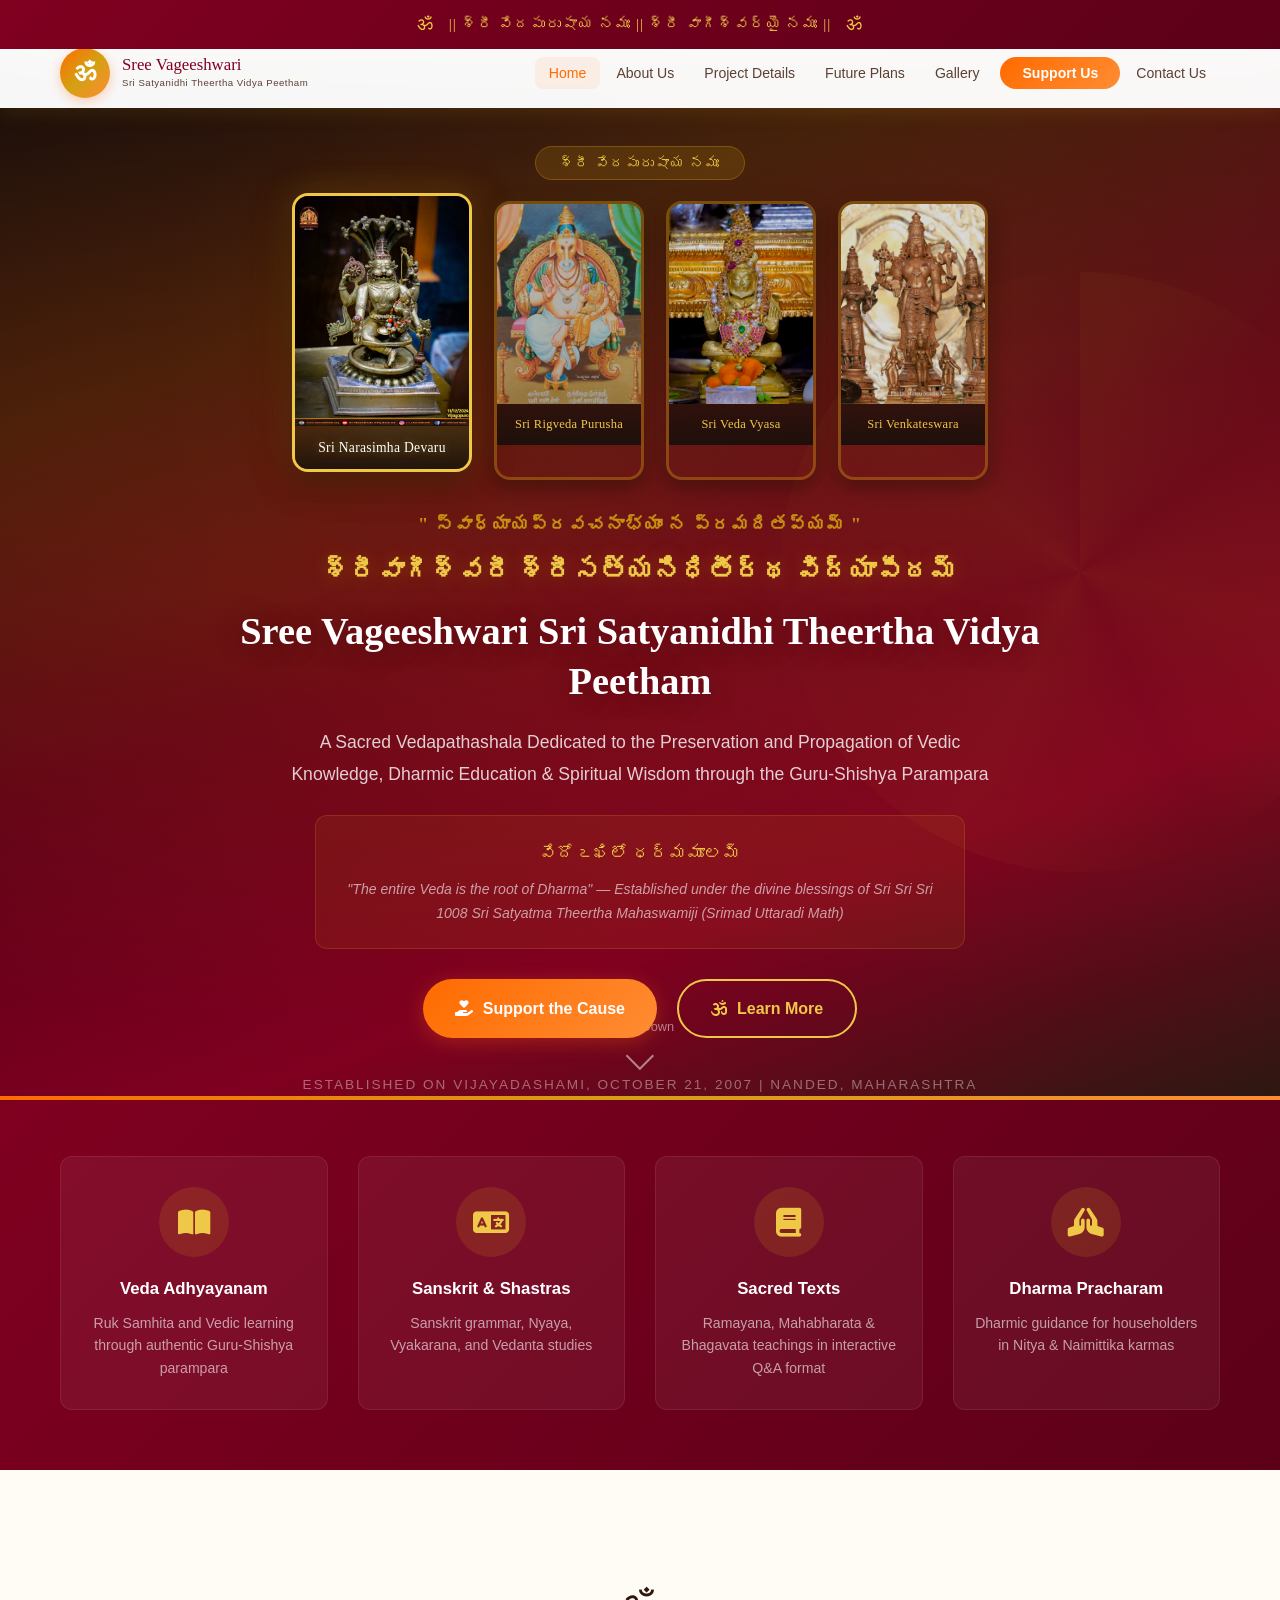
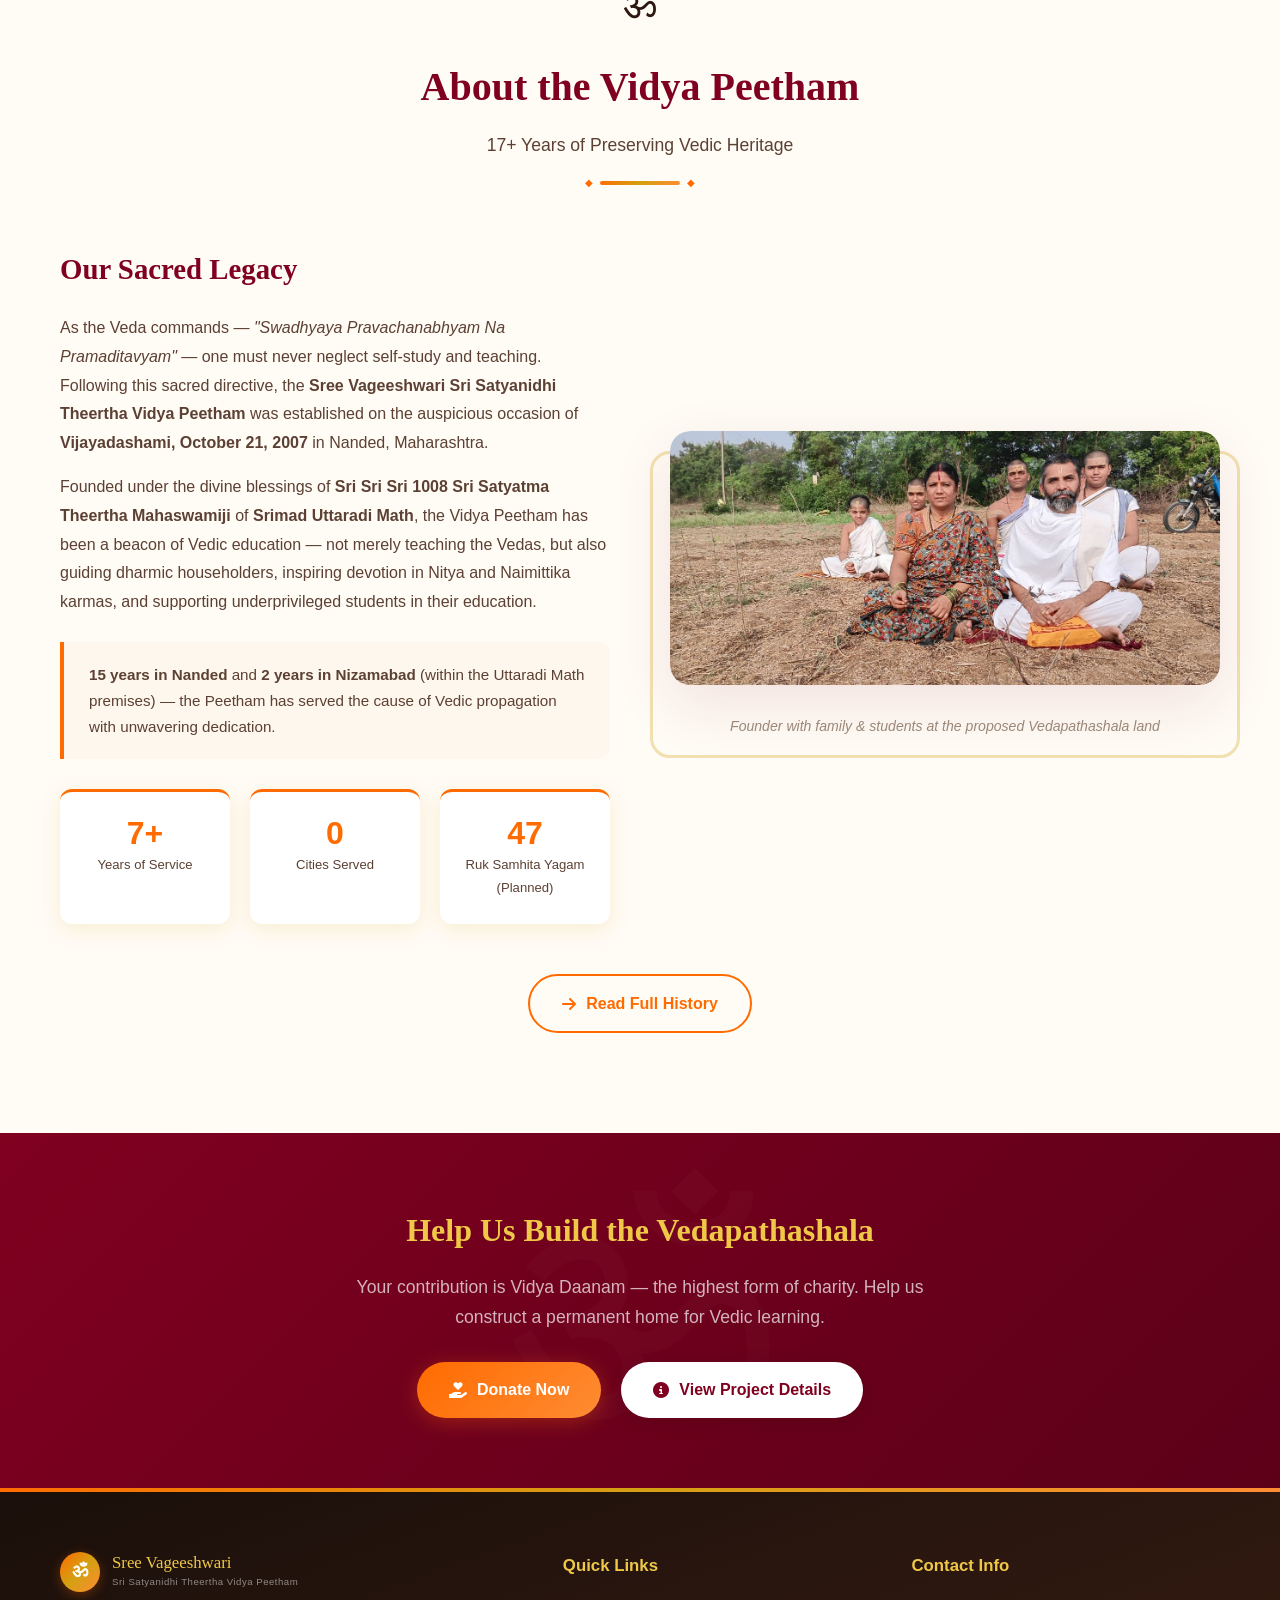
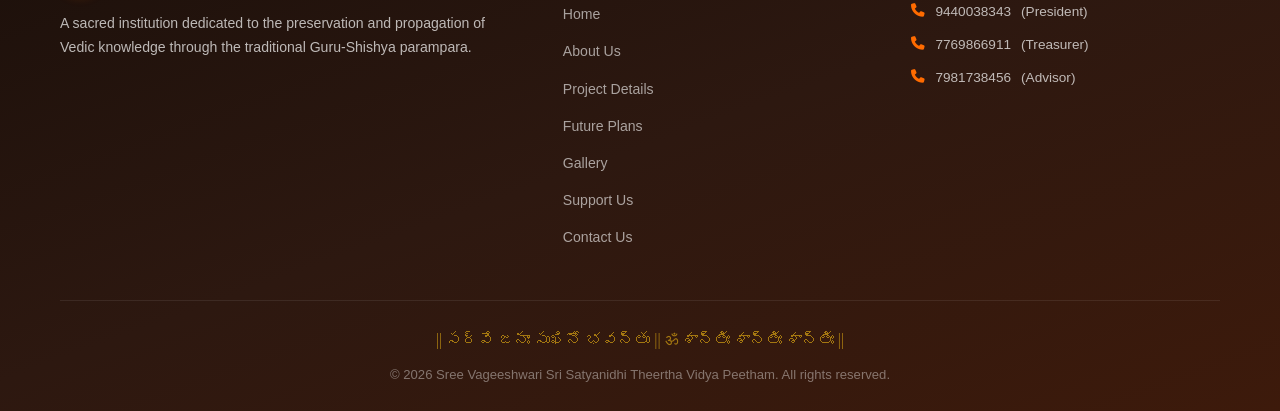
<file: index.html>
<!DOCTYPE html>
<html lang="en">
<head>
    <meta charset="UTF-8">
    <meta name="viewport" content="width=device-width, initial-scale=1.0">
    <title>Sree Vageeshwari Sri Satyanidhi Theertha Vidya Peetham | Vedapathashala</title>
    <meta name="description" content="Sree Vageeshwari Sri Satyanidhi Theertha Vidya Peetham - A sacred Vedapathashala dedicated to preserving Vedic knowledge. Established in 2007 under the blessings of Sri Satyatma Theertha Mahaswamiji of Uttaradi Math.">
    <meta property="og:title" content="Sree Vageeshwari Sri Satyanidhi Theertha Vidya Peetham | Vedapathashala">
    <meta property="og:description" content="Sree Vageeshwari Sri Satyanidhi Theertha Vidya Peetham - A sacred Vedapathashala dedicated to preserving Vedic knowledge. Established in 2007 under the blessings of Sri Satyatma Theertha Mahaswamiji of Uttaradi Math.">
    <meta property="og:type" content="website">
    <meta property="og:image" content="images/venkateswara.jpg">
    <meta http-equiv="X-Content-Type-Options" content="nosniff">
    <meta http-equiv="X-Frame-Options" content="SAMEORIGIN">
    <meta name="referrer" content="strict-origin-when-cross-origin">
    <meta name="theme-color" content="#800020">
    <meta http-equiv="Content-Security-Policy" content="default-src 'self'; script-src 'self'; style-src 'self' 'unsafe-inline' https://fonts.googleapis.com https://cdnjs.cloudflare.com; font-src 'self' https://fonts.gstatic.com https://cdnjs.cloudflare.com; img-src 'self' data:; media-src 'self'; connect-src 'self';">
    <link rel="preconnect" href="https://fonts.googleapis.com">
    <link rel="preconnect" href="https://fonts.gstatic.com" crossorigin>
    <link href="https://fonts.googleapis.com/css2?family=Yatra+One&family=Tiro+Devanagari+Sanskrit&family=Poppins:wght@300;400;500;600;700&family=Mallanna&display=swap" rel="stylesheet">
    <link rel="stylesheet" href="css/style.css">
    <link rel="stylesheet" href="https://cdnjs.cloudflare.com/ajax/libs/font-awesome/6.5.1/css/all.min.css" integrity="sha512-DTOQO9RWCH3ppGqcWaEA1BIZOC6xxalwEsw9c2QQeAIftl+Vegovlnee1c9QX4TctnWMn13TZye+giMm8e2LwA==" crossorigin="anonymous">
    <link rel="icon" type="image/svg+xml" href="images/favicon.svg">
</head>
<body>
    <!-- Sacred Top Bar -->
    <div class="sacred-top-bar">
        <span class="sacred-symbol">ॐ</span>
        <span class="sacred-text">|| శ్రీ వేదపురుషాయ నమః || శ్రీ వాగీశ్వర్యై నమః ||</span>
        <span class="sacred-symbol">ॐ</span>
    </div>

    <!-- Navigation -->
    <header class="header" id="header">
        <div class="container">
            <nav class="nav">
                <a href="index.html" class="nav-logo">
                    <div class="logo-icon">ॐ</div>
                    <div class="logo-text">
                        <span class="logo-main">Sree Vageeshwari</span>
                        <span class="logo-sub">Sri Satyanidhi Theertha Vidya Peetham</span>
                    </div>
                </a>
                <button class="nav-toggle" id="navToggle" aria-label="Toggle navigation">
                    <span></span><span></span><span></span>
                </button>
                <ul class="nav-menu" id="navMenu">
                    <li><a href="index.html" class="nav-link active">Home</a></li>
                    <li><a href="about.html" class="nav-link">About Us</a></li>
                    <li><a href="project.html" class="nav-link">Project Details</a></li>
                    <li><a href="future.html" class="nav-link">Future Plans</a></li>
                    <li><a href="gallery.html" class="nav-link">Gallery</a></li>
                    <li><a href="support.html" class="nav-link nav-cta">Support Us</a></li>
                    <li><a href="contact.html" class="nav-link">Contact Us</a></li>
                </ul>
            </nav>
        </div>
    </header>

    <!-- ========== HERO SECTION ========== -->
    <section class="hero-section">
        <div class="hero-overlay"></div>
        <div class="divine-particles" id="divineParticles"></div>
        <div class="hero-mandala"></div>

        <div class="container hero-content">
            <div class="hero-badge">
                <span>శ్రీ వేదపురుషాయ నమః</span>
            </div>

            <!-- Divine Deities Showcase -->
            <div class="deity-showcase" id="deityShowcase">
                <div class="deity-frame active" data-index="0">
                    <div class="deity-glow"></div>
                    <img src="images/narasimha-devaru.jpg" alt="Sri Narasimha Devaru - Srimad Uttaradi Math">
                    <span class="deity-name">Sri Narasimha Devaru</span>
                </div>
                <div class="deity-frame" data-index="1">
                    <div class="deity-glow"></div>
                    <img src="images/rigveda-purusha.jpg" alt="Sri Rigveda Purusha">
                    <span class="deity-name">Sri Rigveda Purusha</span>
                </div>
                <div class="deity-frame" data-index="2">
                    <div class="deity-glow"></div>
                    <img src="images/veda-vyasa.jpg" alt="Sri Veda Vyasa">
                    <span class="deity-name">Sri Veda Vyasa</span>
                </div>
                <div class="deity-frame" data-index="3">
                    <div class="deity-glow"></div>
                    <img src="images/venkateswara.jpg" alt="Sri Venkateswara with Consorts">
                    <span class="deity-name">Sri Venkateswara</span>
                </div>
            </div>

            <h1 class="hero-title">
                <span class="title-vedic">" స్వాధ్యాయప్రవచనాభ్యాం న ప్రమదితవ్యమ్ "</span>
                <span class="title-sanskrit">శ్రీవాగీశ్వరీ శ్రీసత్యనిధితీర్థ విద్యాపీఠమ్</span>
                <span class="title-english">Sree Vageeshwari Sri Satyanidhi Theertha Vidya Peetham</span>
            </h1>
            <p class="hero-subtitle">A Sacred Vedapathashala Dedicated to the Preservation and Propagation of Vedic Knowledge, Dharmic Education & Spiritual Wisdom through the Guru-Shishya Parampara</p>
            <div class="hero-verse">
                <p class="verse-sanskrit">వేదోఽఖిలో ధర్మమూలమ్</p>
                <p class="verse-meaning">"The entire Veda is the root of Dharma" — Established under the divine blessings of Sri Sri Sri 1008 Sri Satyatma Theertha Mahaswamiji (Srimad Uttaradi Math)</p>
            </div>
            <div class="hero-buttons">
                <a href="support.html" class="btn btn-primary btn-glow">
                    <i class="fas fa-hand-holding-heart"></i> Support the Cause
                </a>
                <a href="about.html" class="btn btn-secondary">
                    <i class="fas fa-om"></i> Learn More
                </a>
            </div>
            <p class="hero-est">Established on Vijayadashami, October 21, 2007 | Nanded, Maharashtra</p>
        </div>
        <div class="scroll-indicator">
            <span>Scroll Down</span>
            <div class="scroll-arrow"></div>
        </div>
    </section>

    <!-- Features Strip -->
    <section class="features-strip">
        <div class="container">
            <div class="features-grid">
                <div class="feature-card">
                    <div class="feature-icon"><i class="fas fa-book-open"></i></div>
                    <h3>Veda Adhyayanam</h3>
                    <p>Ruk Samhita and Vedic learning through authentic Guru-Shishya parampara</p>
                </div>
                <div class="feature-card">
                    <div class="feature-icon"><i class="fas fa-language"></i></div>
                    <h3>Sanskrit & Shastras</h3>
                    <p>Sanskrit grammar, Nyaya, Vyakarana, and Vedanta studies</p>
                </div>
                <div class="feature-card">
                    <div class="feature-icon"><i class="fas fa-book"></i></div>
                    <h3>Sacred Texts</h3>
                    <p>Ramayana, Mahabharata & Bhagavata teachings in interactive Q&A format</p>
                </div>
                <div class="feature-card">
                    <div class="feature-icon"><i class="fas fa-hands-praying"></i></div>
                    <h3>Dharma Pracharam</h3>
                    <p>Dharmic guidance for householders in Nitya & Naimittika karmas</p>
                </div>
            </div>
        </div>
    </section>

    <!-- Home Quick About -->
    <section class="section home-about">
        <div class="container">
            <div class="section-header">
                <span class="section-symbol">ॐ</span>
                <h2 class="section-title">About the Vidya Peetham</h2>
                <p class="section-subtitle">17+ Years of Preserving Vedic Heritage</p>
                <div class="title-ornament"></div>
            </div>

            <div class="home-about-grid">
                <div class="home-about-content">
                    <h3>Our Sacred Legacy</h3>
                    <p class="english-text">
                        As the Veda commands — <em>"Swadhyaya Pravachanabhyam Na Pramaditavyam"</em> — one must never neglect self-study and teaching. Following this sacred directive, the <strong>Sree Vageeshwari Sri Satyanidhi Theertha Vidya Peetham</strong> was established on the auspicious occasion of <strong>Vijayadashami, October 21, 2007</strong> in Nanded, Maharashtra.
                    </p>
                    <p class="english-text">
                        Founded under the divine blessings of <strong>Sri Sri Sri 1008 Sri Satyatma Theertha Mahaswamiji</strong> of <strong>Srimad Uttaradi Math</strong>, the Vidya Peetham has been a beacon of Vedic education — not merely teaching the Vedas, but also guiding dharmic householders, inspiring devotion in Nitya and Naimittika karmas, and supporting underprivileged students in their education.
                    </p>

                    <div class="highlight-box">
                        <p><strong>15 years in Nanded</strong> and <strong>2 years in Nizamabad</strong> (within the Uttaradi Math premises) — the Peetham has served the cause of Vedic propagation with unwavering dedication.</p>
                    </div>

                    <div class="stats-row">
                        <div class="stat-card">
                            <div class="stat-number">17+</div>
                            <div class="stat-label">Years of Service</div>
                        </div>
                        <div class="stat-card">
                            <div class="stat-number">2</div>
                            <div class="stat-label">Cities Served</div>
                        </div>
                        <div class="stat-card">
                            <div class="stat-number">108</div>
                            <div class="stat-label">Ruk Samhita Yagam (Planned)</div>
                        </div>
                    </div>
                </div>

                <div class="home-about-image">
                    <div class="image-frame">
                        <img src="images/founder.jpg" alt="Founder at the Vedapathashala Land with family and students" style="width:100%; height:auto; display:block; border-radius:var(--border-radius-lg);">
                    </div>
                    <div class="frame-decoration"></div>
                    <p style="text-align:center; margin-top:30px; color:var(--text-muted); font-size:0.88rem; font-style:italic;">Founder with family & students at the proposed Vedapathashala land</p>
                </div>
            </div>

            <div style="text-align:center; margin-top:50px;">
                <a href="about.html" class="btn btn-outline"><i class="fas fa-arrow-right"></i> Read Full History</a>
            </div>
        </div>
    </section>

    <!-- CTA Banner -->
    <section class="cta-banner">
        <div class="container">
            <h2>Help Us Build the Vedapathashala</h2>
            <p>Your contribution is Vidya Daanam — the highest form of charity. Help us construct a permanent home for Vedic learning.</p>
            <div style="display:flex; gap:20px; justify-content:center; flex-wrap:wrap;">
                <a href="support.html" class="btn btn-primary btn-glow"><i class="fas fa-hand-holding-heart"></i> Donate Now</a>
                <a href="project.html" class="btn btn-white"><i class="fas fa-info-circle"></i> View Project Details</a>
            </div>
        </div>
    </section>

    <!-- Footer -->
    <footer class="footer">
        <div class="footer-decoration"></div>
        <div class="footer-content">
            <div class="container">
                <div class="footer-grid">
                    <div class="footer-about">
                        <div class="footer-logo">
                            <div class="logo-icon">ॐ</div>
                            <div class="logo-text">
                                <span class="logo-main">Sree Vageeshwari</span>
                                <span class="logo-sub">Sri Satyanidhi Theertha Vidya Peetham</span>
                            </div>
                        </div>
                        <p>A sacred institution dedicated to the preservation and propagation of Vedic knowledge through the traditional Guru-Shishya parampara.</p>
                    </div>
                    <div class="footer-links">
                        <h4>Quick Links</h4>
                        <ul>
                            <li><a href="index.html">Home</a></li>
                            <li><a href="about.html">About Us</a></li>
                            <li><a href="project.html">Project Details</a></li>
                            <li><a href="future.html">Future Plans</a></li>
                            <li><a href="gallery.html">Gallery</a></li>
                            <li><a href="support.html">Support Us</a></li>
                            <li><a href="contact.html">Contact Us</a></li>
                        </ul>
                    </div>
                    <div class="footer-contact">
                        <h4>Contact Info</h4>
                        <p><i class="fas fa-phone"></i> <a href="tel:9440038343">9440038343</a> (President)</p>
                        <p><i class="fas fa-phone"></i> <a href="tel:7769866911">7769866911</a> (Treasurer)</p>
                        <p><i class="fas fa-phone"></i> <a href="tel:7981738456">7981738456</a> (Advisor)</p>
                    </div>
                </div>
                <div class="footer-bottom">
                    <div class="footer-verse">
                        <p>|| సర్వే జనాః సుఖినో భవన్తు || ॐ శాన్తిః శాన్తిః శాన్తిః ||</p>
                    </div>
                    <p class="copyright">&copy; 2026 Sree Vageeshwari Sri Satyanidhi Theertha Vidya Peetham. All rights reserved.</p>
                </div>
            </div>
        </div>
    </footer>

    <button class="back-to-top" id="backToTop" aria-label="Back to top">
        <i class="fas fa-chevron-up"></i>
    </button>

    <script src="js/main.js"></script>
</body>
</html>
</file>
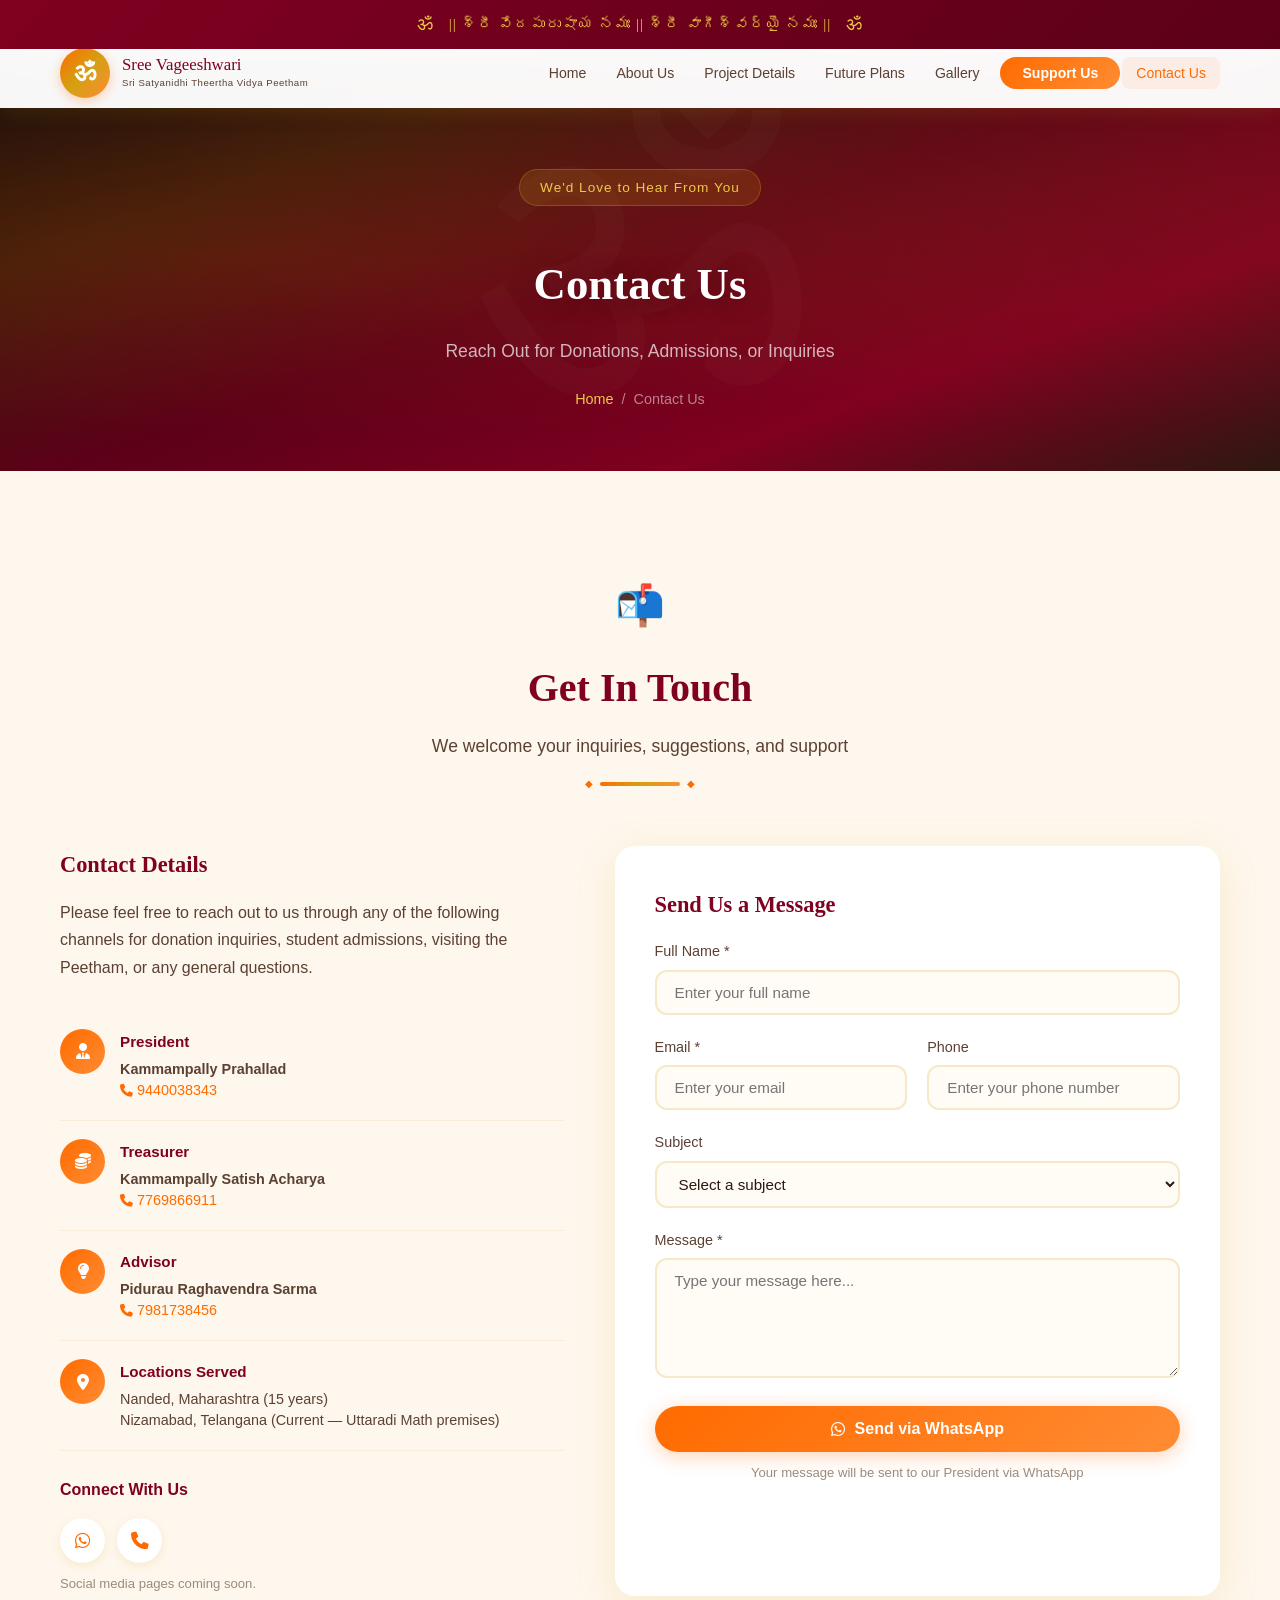
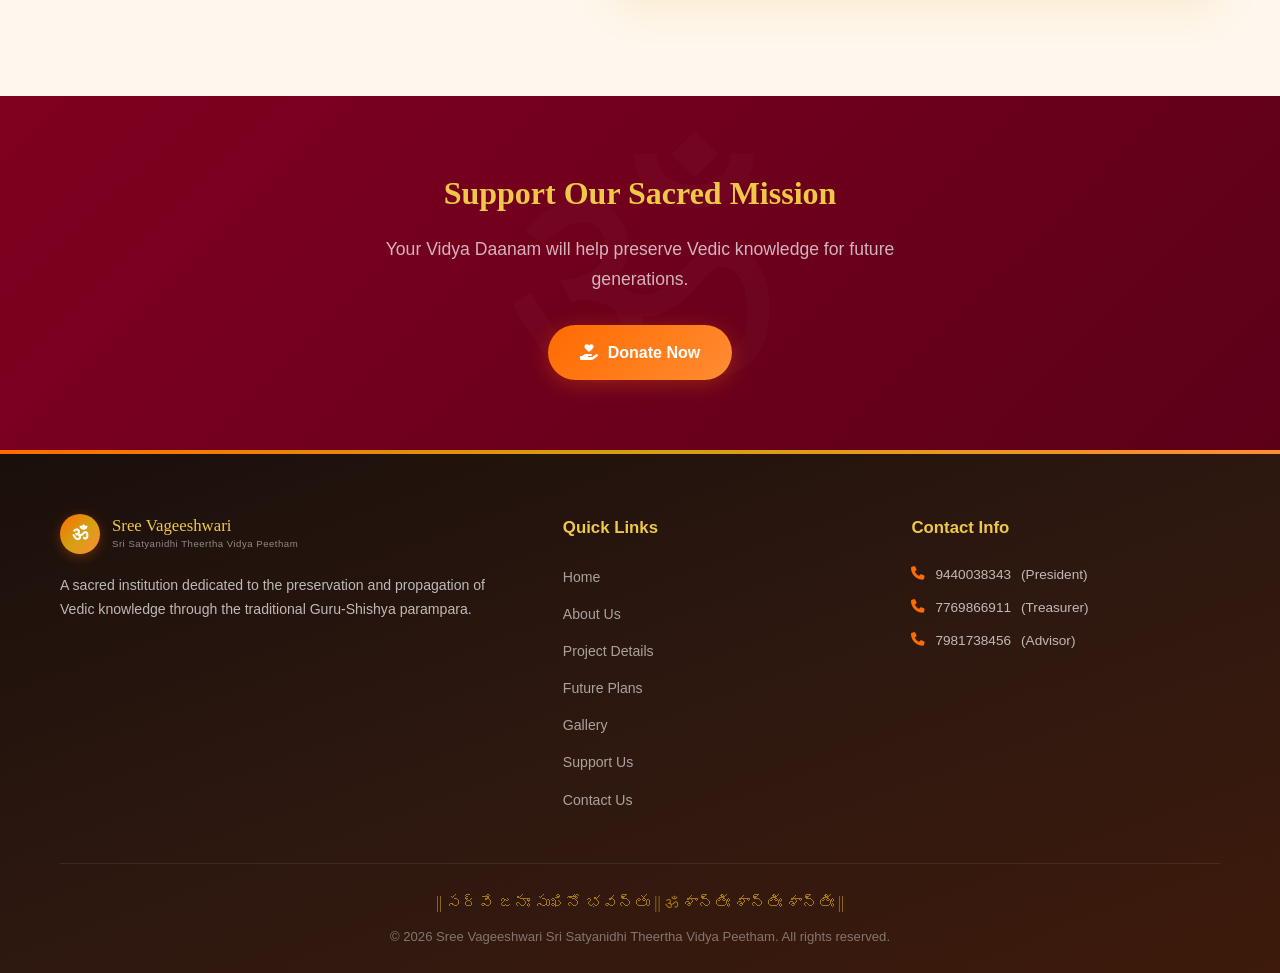
<file: contact.html>
<!DOCTYPE html>
<html lang="en">
<head>
    <meta charset="UTF-8">
    <meta name="viewport" content="width=device-width, initial-scale=1.0">
    <title>Contact Us | Sree Vageeshwari Sri Satyanidhi Theertha Vidya Peetham</title>
    <meta name="description" content="Contact Sree Vageeshwari Sri Satyanidhi Theertha Vidya Peetham for donations, admissions, or general inquiries.">
    <meta property="og:title" content="Contact Us | Sree Vageeshwari Sri Satyanidhi Theertha Vidya Peetham">
    <meta property="og:description" content="Contact Sree Vageeshwari Sri Satyanidhi Theertha Vidya Peetham for donations, admissions, or general inquiries.">
    <meta property="og:type" content="website">
    <meta property="og:image" content="images/venkateswara.jpg">
    <meta http-equiv="X-Content-Type-Options" content="nosniff">
    <meta http-equiv="X-Frame-Options" content="SAMEORIGIN">
    <meta name="referrer" content="strict-origin-when-cross-origin">
    <meta name="theme-color" content="#800020">
    <meta http-equiv="Content-Security-Policy" content="default-src 'self'; script-src 'self'; style-src 'self' 'unsafe-inline' https://fonts.googleapis.com https://cdnjs.cloudflare.com; font-src 'self' https://fonts.gstatic.com https://cdnjs.cloudflare.com; img-src 'self' data:; media-src 'self'; connect-src 'self';">
    <link rel="preconnect" href="https://fonts.googleapis.com">
    <link rel="preconnect" href="https://fonts.gstatic.com" crossorigin>
    <link href="https://fonts.googleapis.com/css2?family=Yatra+One&family=Tiro+Devanagari+Sanskrit&family=Poppins:wght@300;400;500;600;700&family=Mallanna&display=swap" rel="stylesheet">
    <link rel="stylesheet" href="css/style.css">
    <link rel="stylesheet" href="https://cdnjs.cloudflare.com/ajax/libs/font-awesome/6.5.1/css/all.min.css" integrity="sha512-DTOQO9RWCH3ppGqcWaEA1BIZOC6xxalwEsw9c2QQeAIftl+Vegovlnee1c9QX4TctnWMn13TZye+giMm8e2LwA==" crossorigin="anonymous">
    <link rel="icon" type="image/svg+xml" href="images/favicon.svg">
</head>
<body>
    <div class="sacred-top-bar">
        <span class="sacred-symbol">ॐ</span>
        <span class="sacred-text">|| శ్రీ వేదపురుషాయ నమః || శ్రీ వాగీశ్వర్యై నమః ||</span>
        <span class="sacred-symbol">ॐ</span>
    </div>

    <header class="header" id="header">
        <div class="container">
            <nav class="nav">
                <a href="index.html" class="nav-logo">
                    <div class="logo-icon">ॐ</div>
                    <div class="logo-text">
                        <span class="logo-main">Sree Vageeshwari</span>
                        <span class="logo-sub">Sri Satyanidhi Theertha Vidya Peetham</span>
                    </div>
                </a>
                <button class="nav-toggle" id="navToggle" aria-label="Toggle navigation">
                    <span></span><span></span><span></span>
                </button>
                <ul class="nav-menu" id="navMenu">
                    <li><a href="index.html" class="nav-link">Home</a></li>
                    <li><a href="about.html" class="nav-link">About Us</a></li>
                    <li><a href="project.html" class="nav-link">Project Details</a></li>
                    <li><a href="future.html" class="nav-link">Future Plans</a></li>
                    <li><a href="gallery.html" class="nav-link">Gallery</a></li>
                    <li><a href="support.html" class="nav-link nav-cta">Support Us</a></li>
                    <li><a href="contact.html" class="nav-link active">Contact Us</a></li>
                </ul>
            </nav>
        </div>
    </header>

    <section class="page-hero">
        <div class="page-hero-content">
            <div class="hero-badge"><span>We'd Love to Hear From You</span></div>
            <h1>Contact Us</h1>
            <p>Reach Out for Donations, Admissions, or Inquiries</p>
            <div class="breadcrumb"><a href="index.html">Home</a> &nbsp;/&nbsp; Contact Us</div>
        </div>
    </section>

    <section class="section contact-section">
        <div class="container">
            <div class="section-header">
                <span class="section-symbol">📬</span>
                <h2 class="section-title">Get In Touch</h2>
                <p class="section-subtitle">We welcome your inquiries, suggestions, and support</p>
                <div class="title-ornament"></div>
            </div>

            <div class="contact-grid">
                <div class="contact-info">
                    <h3>Contact Details</h3>
                    <p>Please feel free to reach out to us through any of the following channels for donation inquiries, student admissions, visiting the Peetham, or any general questions.</p>

                    <div class="contact-details">
                        <div class="contact-item">
                            <div class="contact-icon"><i class="fas fa-user-tie"></i></div>
                            <div>
                                <h4>President</h4>
                                <p><strong>Kammampally Prahallad</strong></p>
                                <p><a href="tel:9440038343"><i class="fas fa-phone" style="font-size:0.8rem;"></i> 9440038343</a></p>
                            </div>
                        </div>
                        <div class="contact-item">
                            <div class="contact-icon"><i class="fas fa-coins"></i></div>
                            <div>
                                <h4>Treasurer</h4>
                                <p><strong>Kammampally Satish Acharya</strong></p>
                                <p><a href="tel:7769866911"><i class="fas fa-phone" style="font-size:0.8rem;"></i> 7769866911</a></p>
                            </div>
                        </div>
                        <div class="contact-item">
                            <div class="contact-icon"><i class="fas fa-lightbulb"></i></div>
                            <div>
                                <h4>Advisor</h4>
                                <p><strong>Pidurau Raghavendra Sarma</strong></p>
                                <p><a href="tel:7981738456"><i class="fas fa-phone" style="font-size:0.8rem;"></i> 7981738456</a></p>
                            </div>
                        </div>
                        <div class="contact-item">
                            <div class="contact-icon"><i class="fas fa-location-dot"></i></div>
                            <div>
                                <h4>Locations Served</h4>
                                <p>Nanded, Maharashtra (15 years)<br>Nizamabad, Telangana (Current — Uttaradi Math premises)</p>
                            </div>
                        </div>
                    </div>

                    <div class="social-links">
                        <h4>Connect With Us</h4>
                        <div class="social-icons">
                            <a href="https://wa.me/919440038343" class="social-icon" aria-label="WhatsApp" target="_blank" rel="noopener noreferrer"><i class="fab fa-whatsapp"></i></a>
                            <a href="tel:9440038343" class="social-icon" aria-label="Call President"><i class="fas fa-phone"></i></a>
                        </div>
                        <p style="margin-top:10px; font-size:0.82rem; color:var(--text-muted);">Social media pages coming soon.</p>
                    </div>
                </div>

                <div class="contact-form-wrapper">
                    <h3>Send Us a Message</h3>
                    <form class="contact-form" id="contactForm">
                        <!-- Honeypot field — hidden from users, catches bots -->
                        <div style="position:absolute; left:-9999px; opacity:0; height:0; overflow:hidden;" aria-hidden="true">
                            <label for="website">Website</label>
                            <input type="text" id="website" name="website" tabindex="-1" autocomplete="off">
                        </div>
                        <div class="form-group">
                            <label for="name">Full Name *</label>
                            <input type="text" id="name" name="name" required placeholder="Enter your full name" maxlength="100">
                        </div>
                        <div class="form-row">
                            <div class="form-group">
                                <label for="email">Email *</label>
                                <input type="email" id="email" name="email" required placeholder="Enter your email" maxlength="254">
                            </div>
                            <div class="form-group">
                                <label for="phone">Phone</label>
                                <input type="tel" id="phone" name="phone" placeholder="Enter your phone number" maxlength="15">
                            </div>
                        </div>
                        <div class="form-group">
                            <label for="subject">Subject</label>
                            <select id="subject" name="subject">
                                <option value="">Select a subject</option>
                                <option value="donation">Donation Inquiry</option>
                                <option value="admission">Student Admission</option>
                                <option value="yagam">Yagam Sponsorship</option>
                                <option value="volunteer">Volunteer</option>
                                <option value="visit">Visit the Peetham</option>
                                <option value="general">General Inquiry</option>
                            </select>
                        </div>
                        <div class="form-group">
                            <label for="message">Message *</label>
                            <textarea id="message" name="message" rows="5" required placeholder="Type your message here..." maxlength="2000"></textarea>
                        </div>
                        <button type="submit" class="btn btn-primary btn-full">
                            <i class="fab fa-whatsapp"></i> Send via WhatsApp
                        </button>
                        <p style="text-align:center; margin-top:10px; font-size:0.82rem; color:var(--text-muted);">Your message will be sent to our President via WhatsApp</p>
                    </form>
                </div>
            </div>
        </div>
    </section>

    <section class="cta-banner">
        <div class="container">
            <h2>Support Our Sacred Mission</h2>
            <p>Your Vidya Daanam will help preserve Vedic knowledge for future generations.</p>
            <a href="support.html" class="btn btn-primary btn-glow"><i class="fas fa-hand-holding-heart"></i> Donate Now</a>
        </div>
    </section>

    <footer class="footer">
        <div class="footer-decoration"></div>
        <div class="footer-content">
            <div class="container">
                <div class="footer-grid">
                    <div class="footer-about">
                        <div class="footer-logo">
                            <div class="logo-icon">ॐ</div>
                            <div class="logo-text">
                                <span class="logo-main">Sree Vageeshwari</span>
                                <span class="logo-sub">Sri Satyanidhi Theertha Vidya Peetham</span>
                            </div>
                        </div>
                        <p>A sacred institution dedicated to the preservation and propagation of Vedic knowledge through the traditional Guru-Shishya parampara.</p>
                    </div>
                    <div class="footer-links">
                        <h4>Quick Links</h4>
                        <ul>
                            <li><a href="index.html">Home</a></li>
                            <li><a href="about.html">About Us</a></li>
                            <li><a href="project.html">Project Details</a></li>
                            <li><a href="future.html">Future Plans</a></li>
                            <li><a href="gallery.html">Gallery</a></li>
                            <li><a href="support.html">Support Us</a></li>
                            <li><a href="contact.html">Contact Us</a></li>
                        </ul>
                    </div>
                    <div class="footer-contact">
                        <h4>Contact Info</h4>
                        <p><i class="fas fa-phone"></i> <a href="tel:9440038343">9440038343</a> (President)</p>
                        <p><i class="fas fa-phone"></i> <a href="tel:7769866911">7769866911</a> (Treasurer)</p>
                        <p><i class="fas fa-phone"></i> <a href="tel:7981738456">7981738456</a> (Advisor)</p>
                    </div>
                </div>
                <div class="footer-bottom">
                    <div class="footer-verse"><p>|| సర్వే జనాః సుఖినో భవన్తు || ॐ శాన్తిః శాన్తిః శాన్తిః ||</p></div>
                    <p class="copyright">&copy; 2026 Sree Vageeshwari Sri Satyanidhi Theertha Vidya Peetham. All rights reserved.</p>
                </div>
            </div>
        </div>
    </footer>

    <button class="back-to-top" id="backToTop" aria-label="Back to top"><i class="fas fa-chevron-up"></i></button>
    <script src="js/main.js"></script>
</body>
</html>
</file>
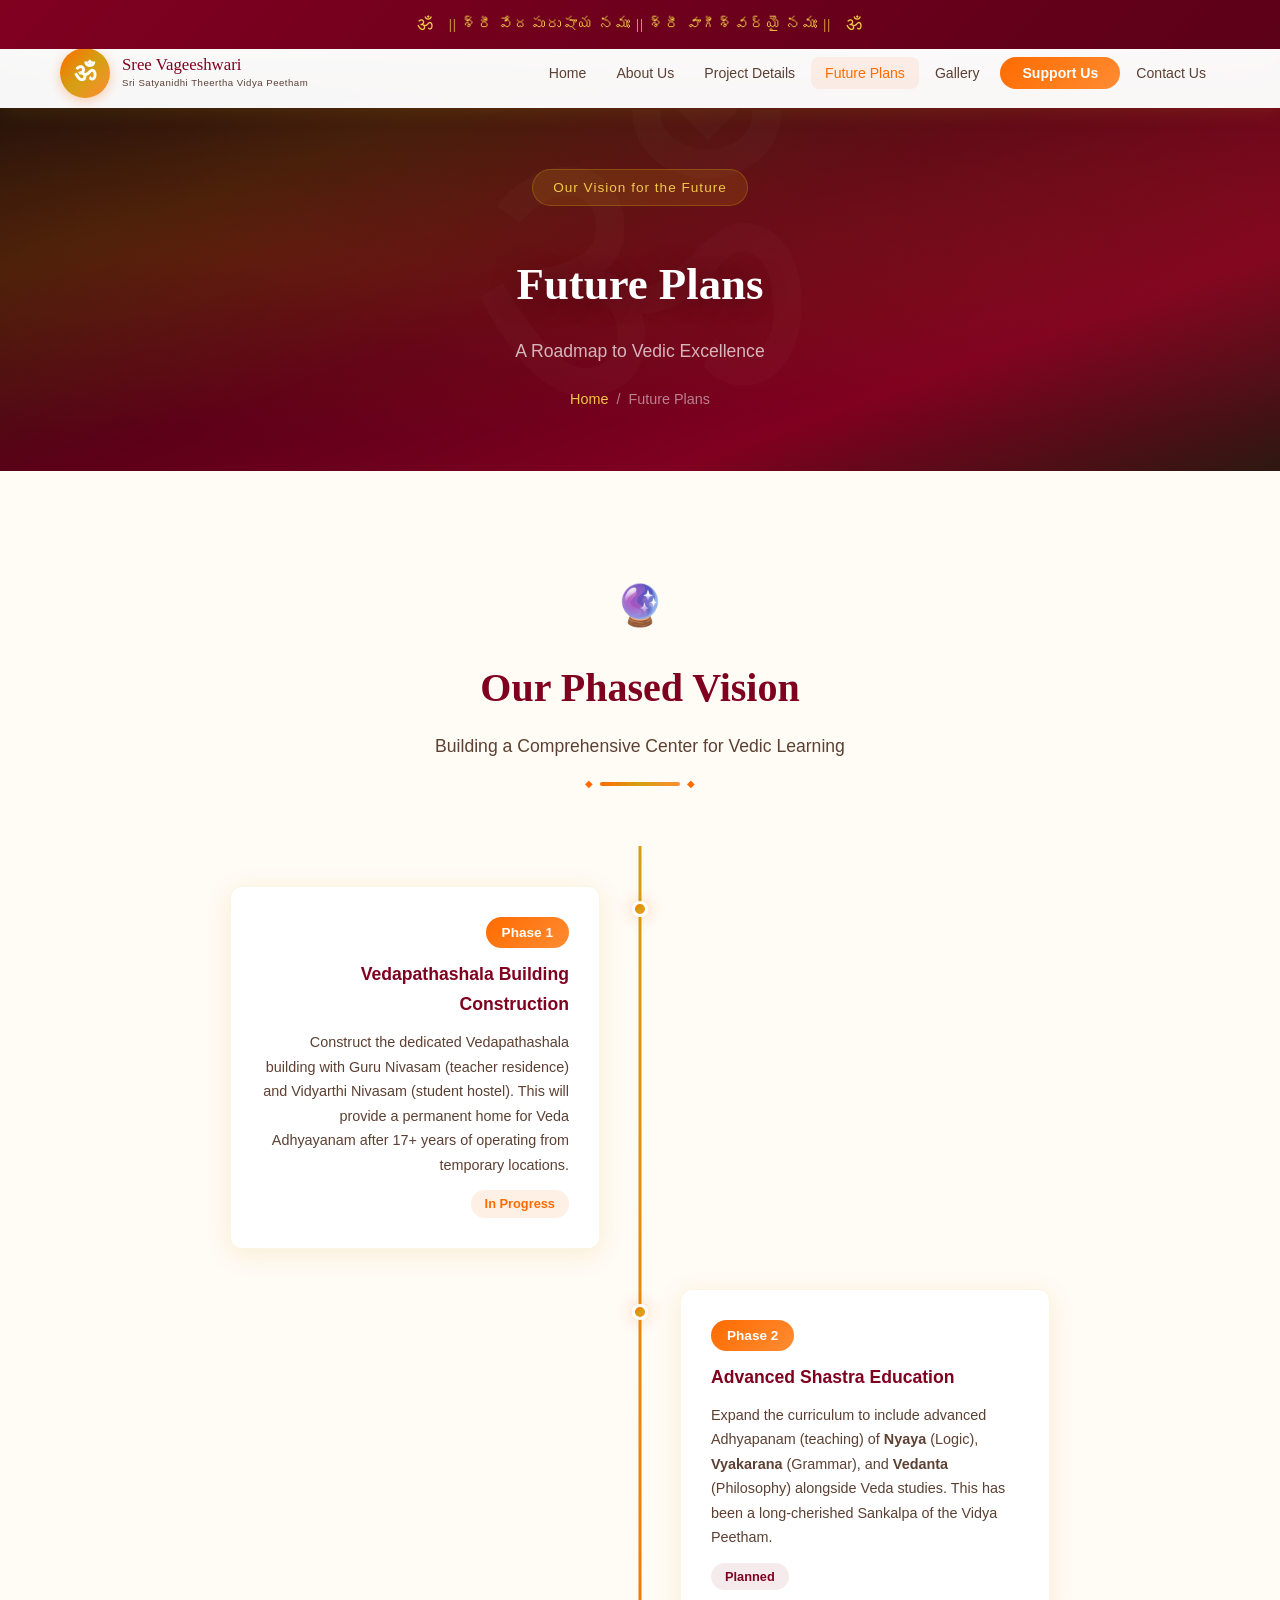
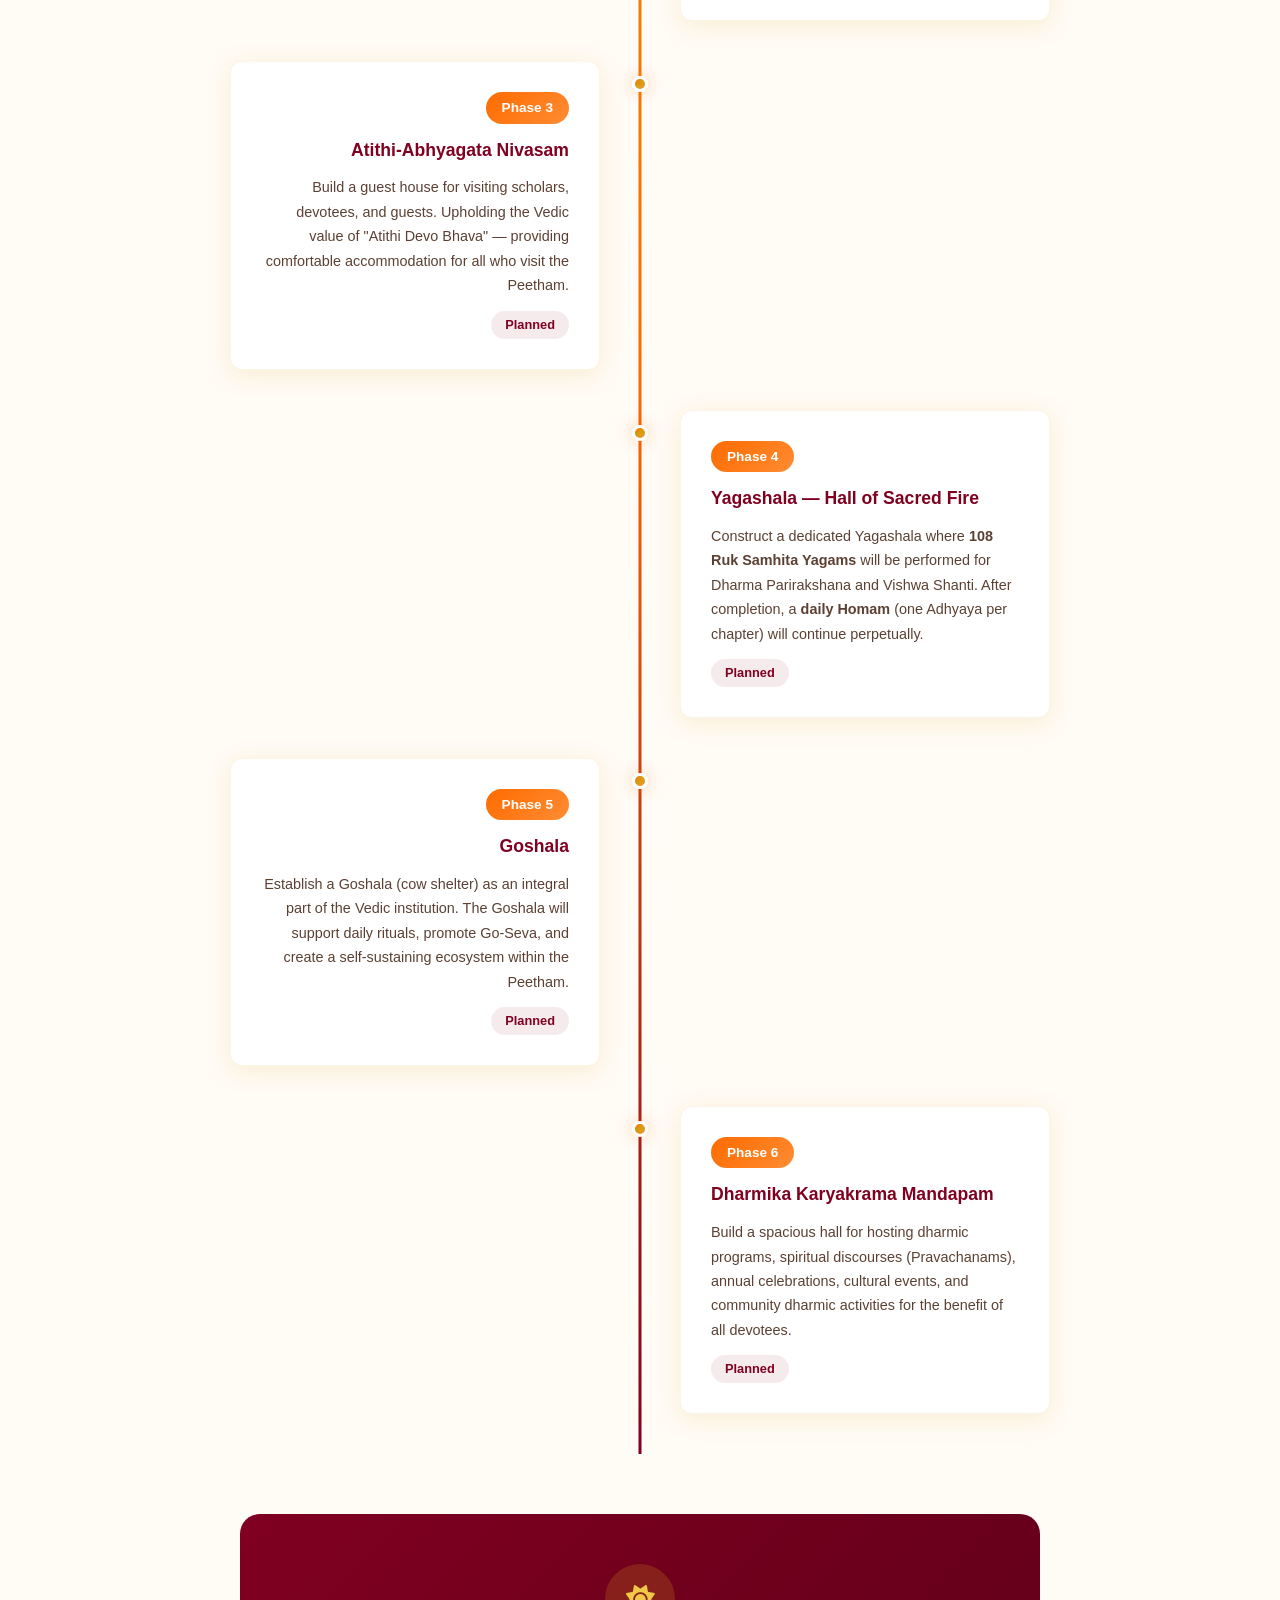
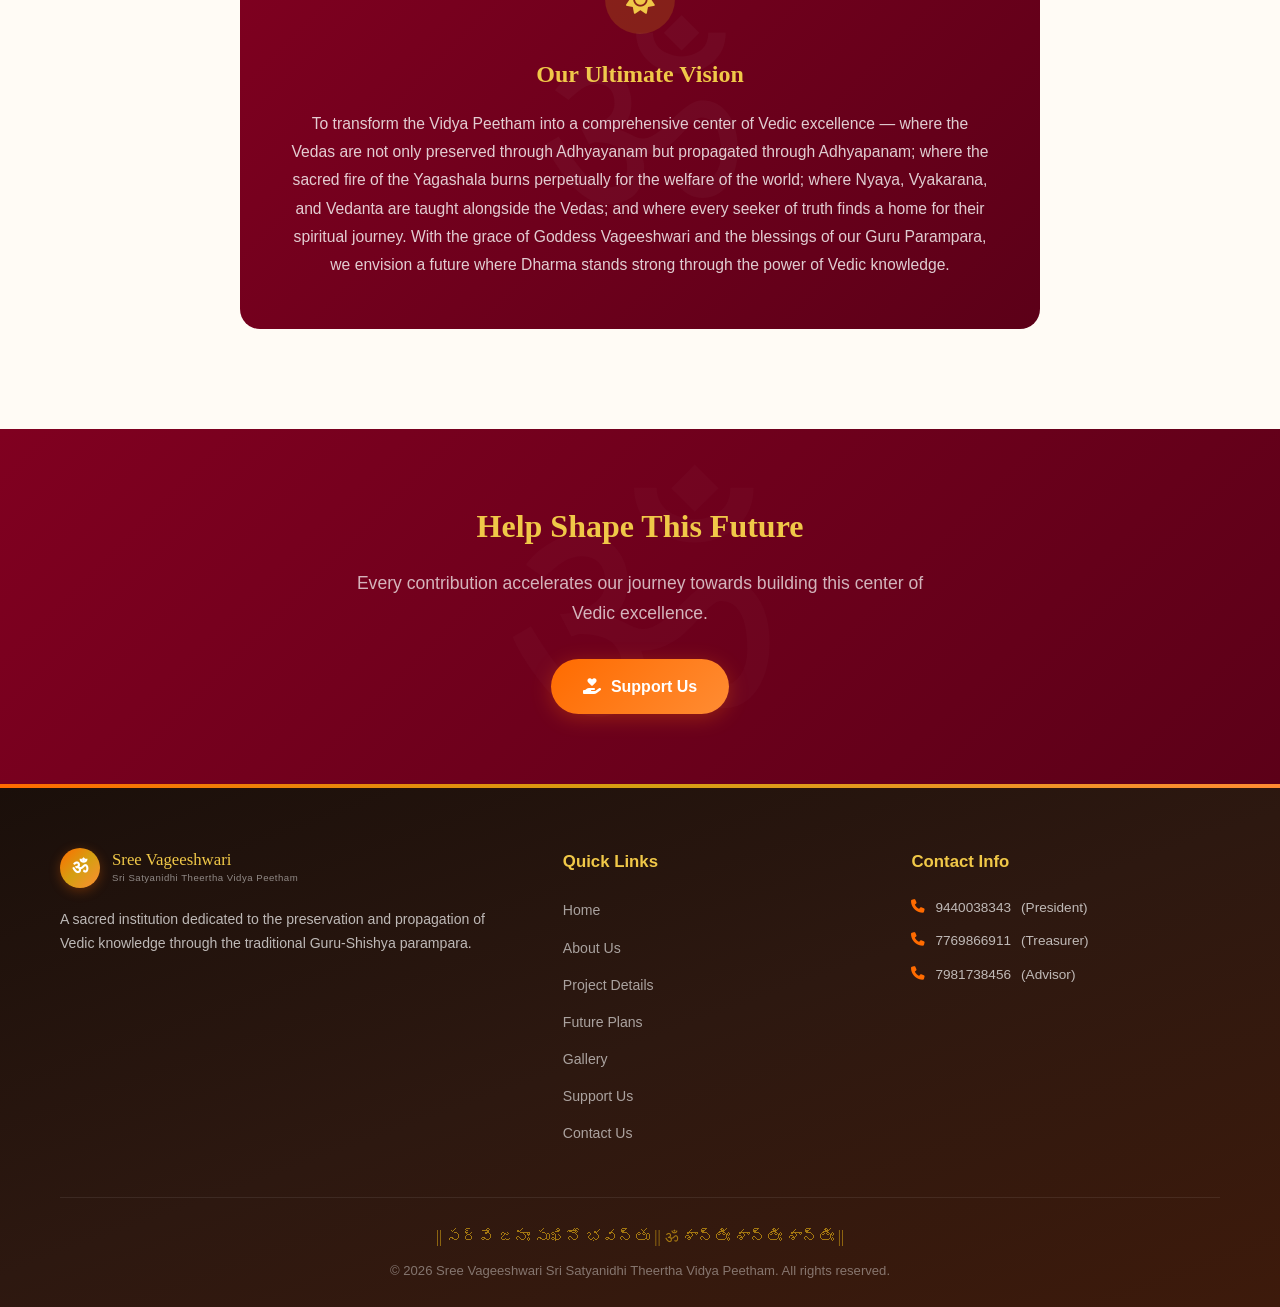
<file: future.html>
<!DOCTYPE html>
<html lang="en">
<head>
    <meta charset="UTF-8">
    <meta name="viewport" content="width=device-width, initial-scale=1.0">
    <title>Future Plans | Sree Vageeshwari Sri Satyanidhi Theertha Vidya Peetham</title>
    <meta name="description" content="Future plans for Sree Vageeshwari Vidya Peetham including Vedapathashala construction, Yagashala, Goshala, and advanced Shastra education.">
    <meta property="og:title" content="Future Plans | Sree Vageeshwari Sri Satyanidhi Theertha Vidya Peetham">
    <meta property="og:description" content="Future plans for Sree Vageeshwari Vidya Peetham including Vedapathashala construction, Yagashala, Goshala, and advanced Shastra education.">
    <meta property="og:type" content="website">
    <meta property="og:image" content="images/venkateswara.jpg">
    <meta http-equiv="X-Content-Type-Options" content="nosniff">
    <meta http-equiv="X-Frame-Options" content="SAMEORIGIN">
    <meta name="referrer" content="strict-origin-when-cross-origin">
    <meta name="theme-color" content="#800020">
    <meta http-equiv="Content-Security-Policy" content="default-src 'self'; script-src 'self'; style-src 'self' 'unsafe-inline' https://fonts.googleapis.com https://cdnjs.cloudflare.com; font-src 'self' https://fonts.gstatic.com https://cdnjs.cloudflare.com; img-src 'self' data:; media-src 'self'; connect-src 'self';">
    <link rel="preconnect" href="https://fonts.googleapis.com">
    <link rel="preconnect" href="https://fonts.gstatic.com" crossorigin>
    <link href="https://fonts.googleapis.com/css2?family=Yatra+One&family=Tiro+Devanagari+Sanskrit&family=Poppins:wght@300;400;500;600;700&family=Mallanna&display=swap" rel="stylesheet">
    <link rel="stylesheet" href="css/style.css">
    <link rel="stylesheet" href="https://cdnjs.cloudflare.com/ajax/libs/font-awesome/6.5.1/css/all.min.css" integrity="sha512-DTOQO9RWCH3ppGqcWaEA1BIZOC6xxalwEsw9c2QQeAIftl+Vegovlnee1c9QX4TctnWMn13TZye+giMm8e2LwA==" crossorigin="anonymous">
    <link rel="icon" type="image/svg+xml" href="images/favicon.svg">
</head>
<body>
    <div class="sacred-top-bar">
        <span class="sacred-symbol">ॐ</span>
        <span class="sacred-text">|| శ్రీ వేదపురుషాయ నమః || శ్రీ వాగీశ్వర్యై నమః ||</span>
        <span class="sacred-symbol">ॐ</span>
    </div>

    <header class="header" id="header">
        <div class="container">
            <nav class="nav">
                <a href="index.html" class="nav-logo">
                    <div class="logo-icon">ॐ</div>
                    <div class="logo-text">
                        <span class="logo-main">Sree Vageeshwari</span>
                        <span class="logo-sub">Sri Satyanidhi Theertha Vidya Peetham</span>
                    </div>
                </a>
                <button class="nav-toggle" id="navToggle" aria-label="Toggle navigation">
                    <span></span><span></span><span></span>
                </button>
                <ul class="nav-menu" id="navMenu">
                    <li><a href="index.html" class="nav-link">Home</a></li>
                    <li><a href="about.html" class="nav-link">About Us</a></li>
                    <li><a href="project.html" class="nav-link">Project Details</a></li>
                    <li><a href="future.html" class="nav-link active">Future Plans</a></li>
                    <li><a href="gallery.html" class="nav-link">Gallery</a></li>
                    <li><a href="support.html" class="nav-link nav-cta">Support Us</a></li>
                    <li><a href="contact.html" class="nav-link">Contact Us</a></li>
                </ul>
            </nav>
        </div>
    </header>

    <section class="page-hero">
        <div class="page-hero-content">
            <div class="hero-badge"><span>Our Vision for the Future</span></div>
            <h1>Future Plans</h1>
            <p>A Roadmap to Vedic Excellence</p>
            <div class="breadcrumb"><a href="index.html">Home</a> &nbsp;/&nbsp; Future Plans</div>
        </div>
    </section>

    <section class="section future-section">
        <div class="container">
            <div class="section-header">
                <span class="section-symbol">🔮</span>
                <h2 class="section-title">Our Phased Vision</h2>
                <p class="section-subtitle">Building a Comprehensive Center for Vedic Learning</p>
                <div class="title-ornament"></div>
            </div>

            <div class="timeline">
                <div class="timeline-item left">
                    <div class="timeline-content">
                        <div class="timeline-year">Phase 1</div>
                        <h3>Vedapathashala Building Construction</h3>
                        <p>Construct the dedicated Vedapathashala building with Guru Nivasam (teacher residence) and Vidyarthi Nivasam (student hostel). This will provide a permanent home for Veda Adhyayanam after 17+ years of operating from temporary locations.</p>
                        <span class="timeline-status status-active">In Progress</span>
                    </div>
                </div>
                <div class="timeline-item right">
                    <div class="timeline-content">
                        <div class="timeline-year">Phase 2</div>
                        <h3>Advanced Shastra Education</h3>
                        <p>Expand the curriculum to include advanced Adhyapanam (teaching) of <strong>Nyaya</strong> (Logic), <strong>Vyakarana</strong> (Grammar), and <strong>Vedanta</strong> (Philosophy) alongside Veda studies. This has been a long-cherished Sankalpa of the Vidya Peetham.</p>
                        <span class="timeline-status status-planned">Planned</span>
                    </div>
                </div>
                <div class="timeline-item left">
                    <div class="timeline-content">
                        <div class="timeline-year">Phase 3</div>
                        <h3>Atithi-Abhyagata Nivasam</h3>
                        <p>Build a guest house for visiting scholars, devotees, and guests. Upholding the Vedic value of "Atithi Devo Bhava" — providing comfortable accommodation for all who visit the Peetham.</p>
                        <span class="timeline-status status-planned">Planned</span>
                    </div>
                </div>
                <div class="timeline-item right">
                    <div class="timeline-content">
                        <div class="timeline-year">Phase 4</div>
                        <h3>Yagashala — Hall of Sacred Fire</h3>
                        <p>Construct a dedicated Yagashala where <strong>108 Ruk Samhita Yagams</strong> will be performed for Dharma Parirakshana and Vishwa Shanti. After completion, a <strong>daily Homam</strong> (one Adhyaya per chapter) will continue perpetually.</p>
                        <span class="timeline-status status-planned">Planned</span>
                    </div>
                </div>
                <div class="timeline-item left">
                    <div class="timeline-content">
                        <div class="timeline-year">Phase 5</div>
                        <h3>Goshala</h3>
                        <p>Establish a Goshala (cow shelter) as an integral part of the Vedic institution. The Goshala will support daily rituals, promote Go-Seva, and create a self-sustaining ecosystem within the Peetham.</p>
                        <span class="timeline-status status-planned">Planned</span>
                    </div>
                </div>
                <div class="timeline-item right">
                    <div class="timeline-content">
                        <div class="timeline-year">Phase 6</div>
                        <h3>Dharmika Karyakrama Mandapam</h3>
                        <p>Build a spacious hall for hosting dharmic programs, spiritual discourses (Pravachanams), annual celebrations, cultural events, and community dharmic activities for the benefit of all devotees.</p>
                        <span class="timeline-status status-planned">Planned</span>
                    </div>
                </div>
            </div>

            <div class="future-vision-box">
                <div class="vision-icon"><i class="fas fa-sun"></i></div>
                <h3>Our Ultimate Vision</h3>
                <p>To transform the Vidya Peetham into a comprehensive center of Vedic excellence — where the Vedas are not only preserved through Adhyayanam but propagated through Adhyapanam; where the sacred fire of the Yagashala burns perpetually for the welfare of the world; where Nyaya, Vyakarana, and Vedanta are taught alongside the Vedas; and where every seeker of truth finds a home for their spiritual journey. With the grace of Goddess Vageeshwari and the blessings of our Guru Parampara, we envision a future where Dharma stands strong through the power of Vedic knowledge.</p>
            </div>
        </div>
    </section>

    <section class="cta-banner">
        <div class="container">
            <h2>Help Shape This Future</h2>
            <p>Every contribution accelerates our journey towards building this center of Vedic excellence.</p>
            <a href="support.html" class="btn btn-primary btn-glow"><i class="fas fa-hand-holding-heart"></i> Support Us</a>
        </div>
    </section>

    <footer class="footer">
        <div class="footer-decoration"></div>
        <div class="footer-content">
            <div class="container">
                <div class="footer-grid">
                    <div class="footer-about">
                        <div class="footer-logo">
                            <div class="logo-icon">ॐ</div>
                            <div class="logo-text">
                                <span class="logo-main">Sree Vageeshwari</span>
                                <span class="logo-sub">Sri Satyanidhi Theertha Vidya Peetham</span>
                            </div>
                        </div>
                        <p>A sacred institution dedicated to the preservation and propagation of Vedic knowledge through the traditional Guru-Shishya parampara.</p>
                    </div>
                    <div class="footer-links">
                        <h4>Quick Links</h4>
                        <ul>
                            <li><a href="index.html">Home</a></li>
                            <li><a href="about.html">About Us</a></li>
                            <li><a href="project.html">Project Details</a></li>
                            <li><a href="future.html">Future Plans</a></li>
                            <li><a href="gallery.html">Gallery</a></li>
                            <li><a href="support.html">Support Us</a></li>
                            <li><a href="contact.html">Contact Us</a></li>
                        </ul>
                    </div>
                    <div class="footer-contact">
                        <h4>Contact Info</h4>
                        <p><i class="fas fa-phone"></i> <a href="tel:9440038343">9440038343</a> (President)</p>
                        <p><i class="fas fa-phone"></i> <a href="tel:7769866911">7769866911</a> (Treasurer)</p>
                        <p><i class="fas fa-phone"></i> <a href="tel:7981738456">7981738456</a> (Advisor)</p>
                    </div>
                </div>
                <div class="footer-bottom">
                    <div class="footer-verse"><p>|| సర్వే జనాః సుఖినో భవన్తు || ॐ శాన్తిః శాన్తిః శాన్తిః ||</p></div>
                    <p class="copyright">&copy; 2026 Sree Vageeshwari Sri Satyanidhi Theertha Vidya Peetham. All rights reserved.</p>
                </div>
            </div>
        </div>
    </footer>

    <button class="back-to-top" id="backToTop" aria-label="Back to top"><i class="fas fa-chevron-up"></i></button>
    <script src="js/main.js"></script>
</body>
</html>
</file>
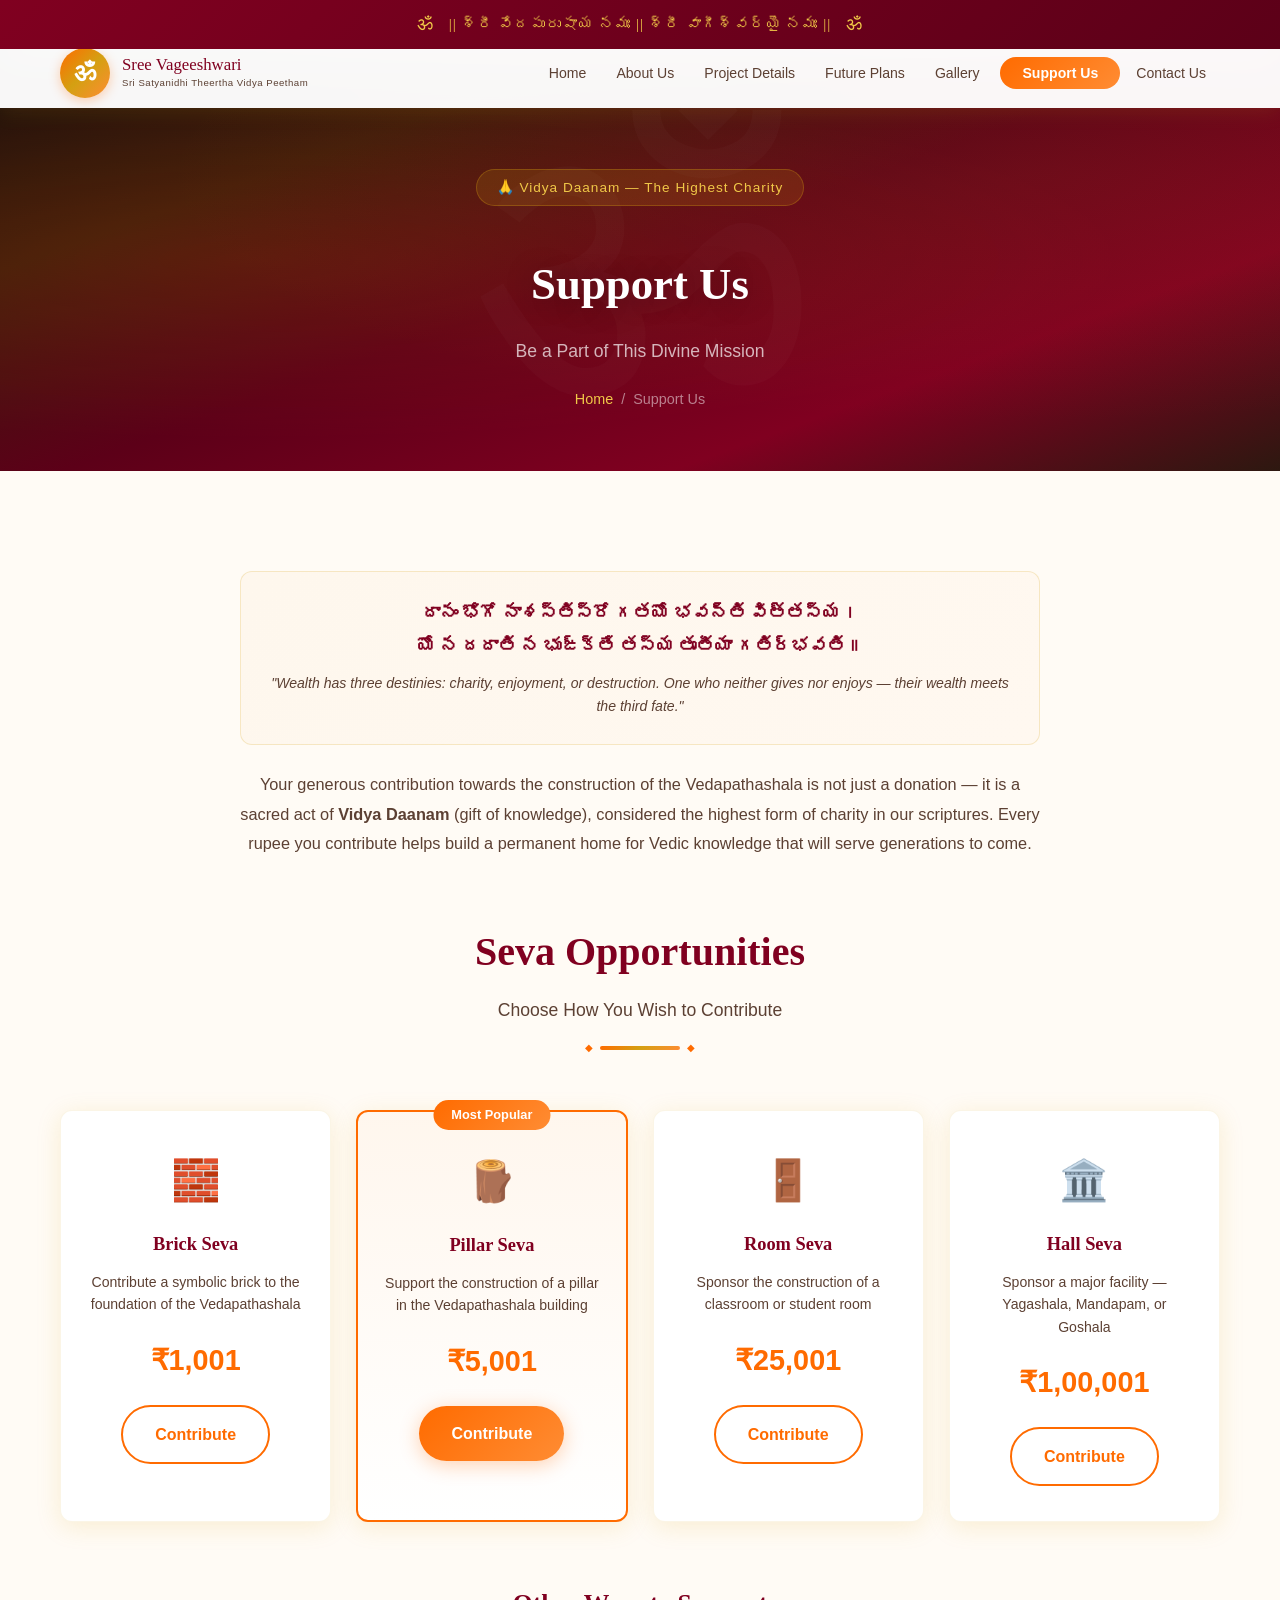
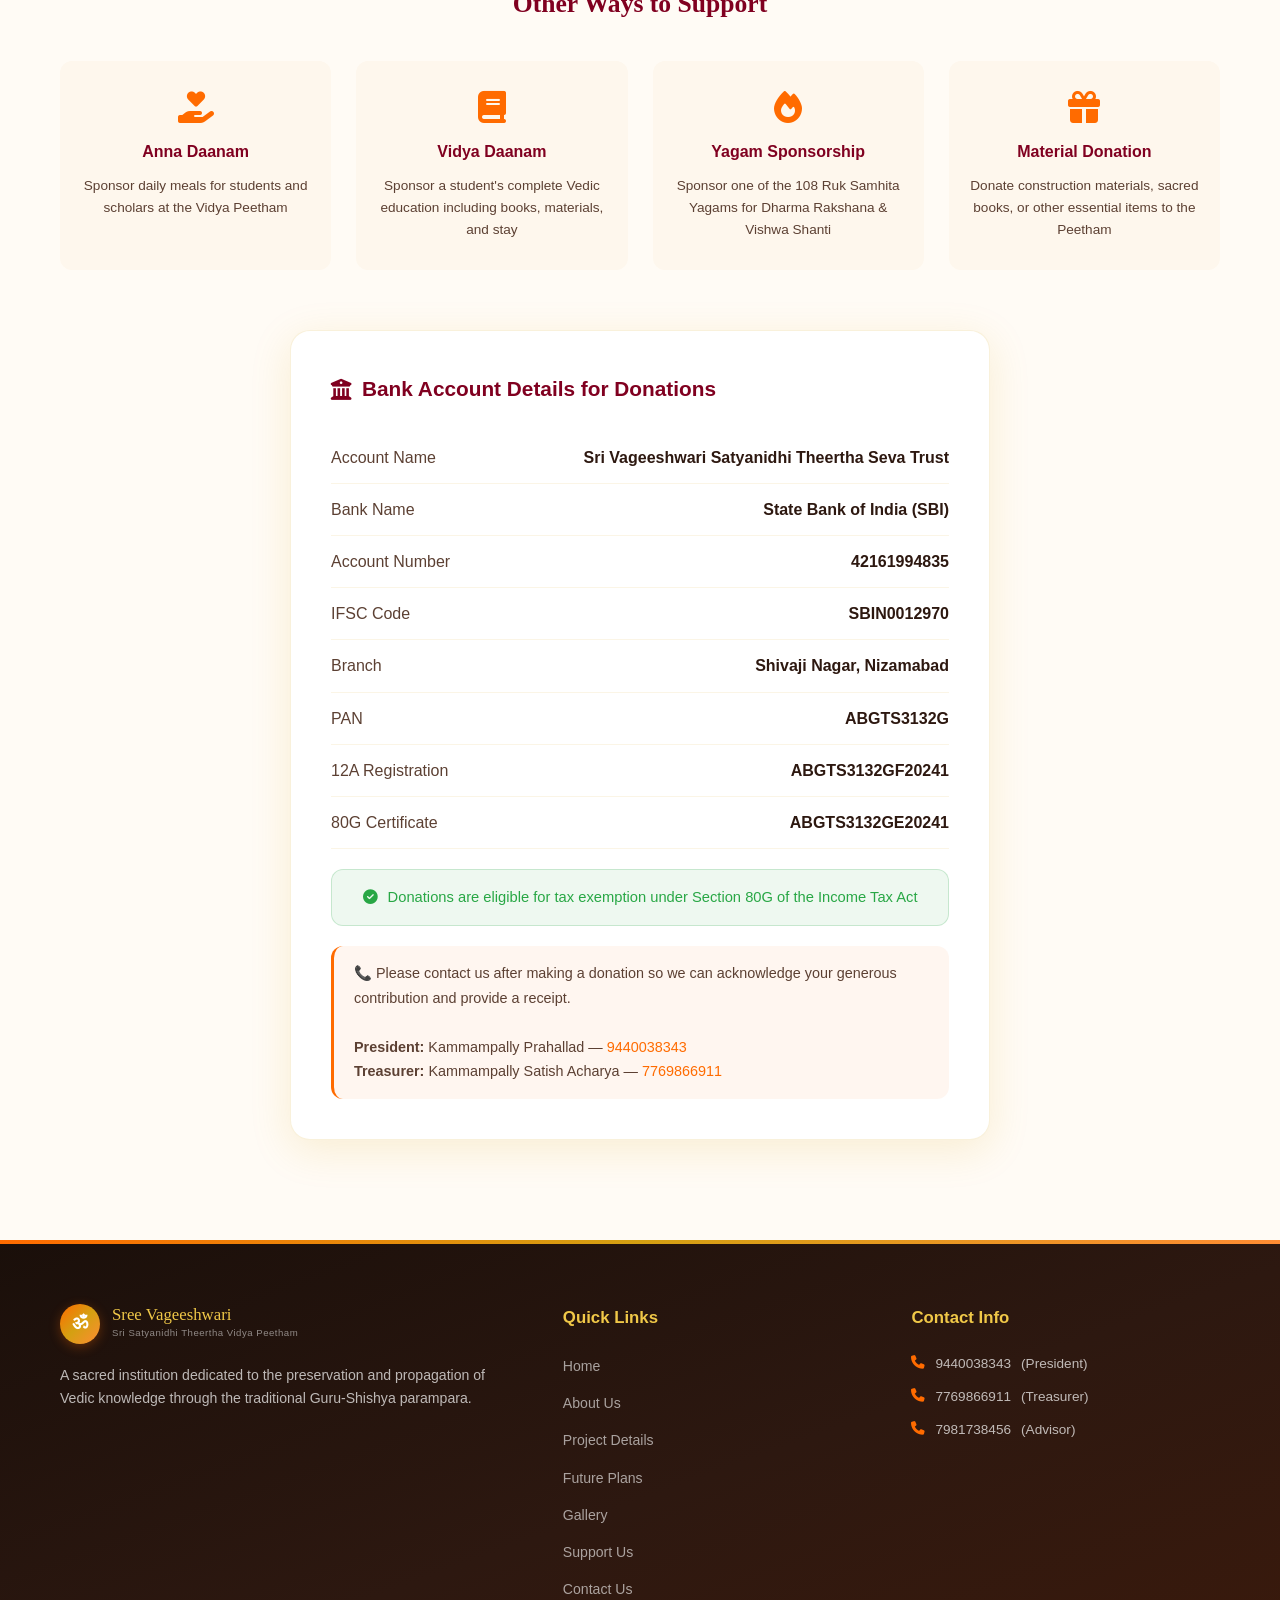
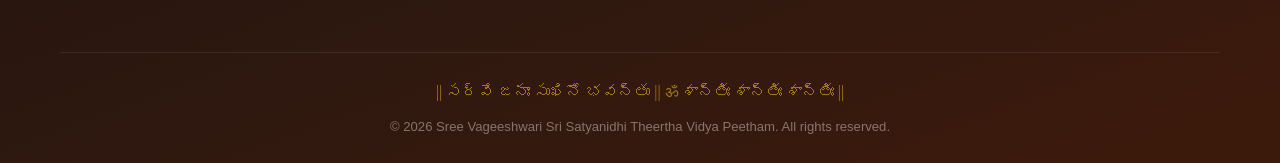
<file: support.html>
<!DOCTYPE html>
<html lang="en">
<head>
    <meta charset="UTF-8">
    <meta name="viewport" content="width=device-width, initial-scale=1.0">
    <title>Support Us | Sree Vageeshwari Sri Satyanidhi Theertha Vidya Peetham</title>
    <meta name="description" content="Support the construction of Sree Vageeshwari Vedapathashala. Your donation is Vidya Daanam - the highest form of charity.">
    <meta property="og:title" content="Support Us | Sree Vageeshwari Sri Satyanidhi Theertha Vidya Peetham">
    <meta property="og:description" content="Support the construction of Sree Vageeshwari Vedapathashala. Your donation is Vidya Daanam - the highest form of charity.">
    <meta property="og:type" content="website">
    <meta property="og:image" content="images/venkateswara.jpg">
    <meta http-equiv="X-Content-Type-Options" content="nosniff">
    <meta http-equiv="X-Frame-Options" content="SAMEORIGIN">
    <meta name="referrer" content="strict-origin-when-cross-origin">
    <meta name="theme-color" content="#800020">
    <meta http-equiv="Content-Security-Policy" content="default-src 'self'; script-src 'self'; style-src 'self' 'unsafe-inline' https://fonts.googleapis.com https://cdnjs.cloudflare.com; font-src 'self' https://fonts.gstatic.com https://cdnjs.cloudflare.com; img-src 'self' data:; media-src 'self'; connect-src 'self';">
    <link rel="preconnect" href="https://fonts.googleapis.com">
    <link rel="preconnect" href="https://fonts.gstatic.com" crossorigin>
    <link href="https://fonts.googleapis.com/css2?family=Yatra+One&family=Tiro+Devanagari+Sanskrit&family=Poppins:wght@300;400;500;600;700&family=Mallanna&display=swap" rel="stylesheet">
    <link rel="stylesheet" href="css/style.css">
    <link rel="stylesheet" href="https://cdnjs.cloudflare.com/ajax/libs/font-awesome/6.5.1/css/all.min.css" integrity="sha512-DTOQO9RWCH3ppGqcWaEA1BIZOC6xxalwEsw9c2QQeAIftl+Vegovlnee1c9QX4TctnWMn13TZye+giMm8e2LwA==" crossorigin="anonymous">
    <link rel="icon" type="image/svg+xml" href="images/favicon.svg">
</head>
<body>
    <div class="sacred-top-bar">
        <span class="sacred-symbol">ॐ</span>
        <span class="sacred-text">|| శ్రీ వేదపురుషాయ నమః || శ్రీ వాగీశ్వర్యై నమః ||</span>
        <span class="sacred-symbol">ॐ</span>
    </div>

    <header class="header" id="header">
        <div class="container">
            <nav class="nav">
                <a href="index.html" class="nav-logo">
                    <div class="logo-icon">ॐ</div>
                    <div class="logo-text">
                        <span class="logo-main">Sree Vageeshwari</span>
                        <span class="logo-sub">Sri Satyanidhi Theertha Vidya Peetham</span>
                    </div>
                </a>
                <button class="nav-toggle" id="navToggle" aria-label="Toggle navigation">
                    <span></span><span></span><span></span>
                </button>
                <ul class="nav-menu" id="navMenu">
                    <li><a href="index.html" class="nav-link">Home</a></li>
                    <li><a href="about.html" class="nav-link">About Us</a></li>
                    <li><a href="project.html" class="nav-link">Project Details</a></li>
                    <li><a href="future.html" class="nav-link">Future Plans</a></li>
                    <li><a href="gallery.html" class="nav-link">Gallery</a></li>
                    <li><a href="support.html" class="nav-link nav-cta active">Support Us</a></li>
                    <li><a href="contact.html" class="nav-link">Contact Us</a></li>
                </ul>
            </nav>
        </div>
    </header>

    <section class="page-hero">
        <div class="page-hero-content">
            <div class="hero-badge"><span>🙏 Vidya Daanam — The Highest Charity</span></div>
            <h1>Support Us</h1>
            <p>Be a Part of This Divine Mission</p>
            <div class="breadcrumb"><a href="index.html">Home</a> &nbsp;/&nbsp; Support Us</div>
        </div>
    </section>

    <section class="section support-section">
        <div class="container">
            <div class="support-intro">
                <div class="support-verse">
                    <p class="verse-sanskrit">దానం భోగో నాశస్తిస్రో గతయో భవన్తి విత్తస్య।<br>యో న దదాతి న భుఙ్క్తే తస్య తృతీయా గతిర్భవతి॥</p>
                    <p class="verse-meaning">"Wealth has three destinies: charity, enjoyment, or destruction. One who neither gives nor enjoys — their wealth meets the third fate."</p>
                </div>
                <p class="support-message">Your generous contribution towards the construction of the Vedapathashala is not just a donation — it is a sacred act of <strong>Vidya Daanam</strong> (gift of knowledge), considered the highest form of charity in our scriptures. Every rupee you contribute helps build a permanent home for Vedic knowledge that will serve generations to come.</p>
            </div>

            <!-- Donation Tiers -->
            <div class="section-header">
                <h2 class="section-title">Seva Opportunities</h2>
                <p class="section-subtitle">Choose How You Wish to Contribute</p>
                <div class="title-ornament"></div>
            </div>

            <div class="donation-tiers">
                <div class="tier-card">
                    <div class="tier-icon">🧱</div>
                    <h3>Brick Seva</h3>
                    <p class="tier-description">Contribute a symbolic brick to the foundation of the Vedapathashala</p>
                    <p class="tier-amount">₹1,001</p>
                    <a href="contact.html" class="btn btn-outline">Contribute</a>
                </div>
                <div class="tier-card featured">
                    <div class="tier-badge">Most Popular</div>
                    <div class="tier-icon">🪵</div>
                    <h3>Pillar Seva</h3>
                    <p class="tier-description">Support the construction of a pillar in the Vedapathashala building</p>
                    <p class="tier-amount">₹5,001</p>
                    <a href="contact.html" class="btn btn-primary">Contribute</a>
                </div>
                <div class="tier-card">
                    <div class="tier-icon">🚪</div>
                    <h3>Room Seva</h3>
                    <p class="tier-description">Sponsor the construction of a classroom or student room</p>
                    <p class="tier-amount">₹25,001</p>
                    <a href="contact.html" class="btn btn-outline">Contribute</a>
                </div>
                <div class="tier-card">
                    <div class="tier-icon">🏛️</div>
                    <h3>Hall Seva</h3>
                    <p class="tier-description">Sponsor a major facility — Yagashala, Mandapam, or Goshala</p>
                    <p class="tier-amount">₹1,00,001</p>
                    <a href="contact.html" class="btn btn-outline">Contribute</a>
                </div>
            </div>

            <!-- Other Ways -->
            <div class="support-other">
                <h3>Other Ways to Support</h3>
                <div class="support-ways-grid">
                    <div class="support-way">
                        <i class="fas fa-hand-holding-heart"></i>
                        <h4>Anna Daanam</h4>
                        <p>Sponsor daily meals for students and scholars at the Vidya Peetham</p>
                    </div>
                    <div class="support-way">
                        <i class="fas fa-book"></i>
                        <h4>Vidya Daanam</h4>
                        <p>Sponsor a student's complete Vedic education including books, materials, and stay</p>
                    </div>
                    <div class="support-way">
                        <i class="fas fa-fire"></i>
                        <h4>Yagam Sponsorship</h4>
                        <p>Sponsor one of the 108 Ruk Samhita Yagams for Dharma Rakshana & Vishwa Shanti</p>
                    </div>
                    <div class="support-way">
                        <i class="fas fa-gift"></i>
                        <h4>Material Donation</h4>
                        <p>Donate construction materials, sacred books, or other essential items to the Peetham</p>
                    </div>
                </div>
            </div>

            <!-- Bank Details -->
            <div class="bank-details">
                <h3><i class="fas fa-university"></i> Bank Account Details for Donations</h3>
                <div class="bank-info">
                    <div class="bank-detail">
                        <span class="bank-label">Account Name</span>
                        <span class="bank-value">Sri Vageeshwari Satyanidhi Theertha Seva Trust</span>
                    </div>
                    <div class="bank-detail">
                        <span class="bank-label">Bank Name</span>
                        <span class="bank-value">State Bank of India (SBI)</span>
                    </div>
                    <div class="bank-detail">
                        <span class="bank-label">Account Number</span>
                        <span class="bank-value">42161994835</span>
                    </div>
                    <div class="bank-detail">
                        <span class="bank-label">IFSC Code</span>
                        <span class="bank-value">SBIN0012970</span>
                    </div>
                    <div class="bank-detail">
                        <span class="bank-label">Branch</span>
                        <span class="bank-value">Shivaji Nagar, Nizamabad</span>
                    </div>
                    <div class="bank-detail">
                        <span class="bank-label">PAN</span>
                        <span class="bank-value">ABGTS3132G</span>
                    </div>
                    <div class="bank-detail">
                        <span class="bank-label">12A Registration</span>
                        <span class="bank-value">ABGTS3132GF20241</span>
                    </div>
                    <div class="bank-detail">
                        <span class="bank-label">80G Certificate</span>
                        <span class="bank-value">ABGTS3132GE20241</span>
                    </div>
                </div>
                <div style="background:rgba(40,167,69,0.08); border:1px solid rgba(40,167,69,0.2); border-radius:var(--border-radius); padding:15px 20px; margin-top:20px; text-align:center;">
                    <p style="color:#28a745; font-size:0.92rem; font-weight:500;"><i class="fas fa-check-circle" style="margin-right:6px;"></i> Donations are eligible for tax exemption under Section 80G of the Income Tax Act</p>
                </div>
                <div class="bank-note">
                    📞 Please contact us after making a donation so we can acknowledge your generous contribution and provide a receipt.<br><br>
                    <strong>President:</strong> Kammampally Prahallad — <a href="tel:9440038343" style="color:var(--saffron);">9440038343</a><br>
                    <strong>Treasurer:</strong> Kammampally Satish Acharya — <a href="tel:7769866911" style="color:var(--saffron);">7769866911</a>
                </div>
            </div>
        </div>
    </section>

    <footer class="footer">
        <div class="footer-decoration"></div>
        <div class="footer-content">
            <div class="container">
                <div class="footer-grid">
                    <div class="footer-about">
                        <div class="footer-logo">
                            <div class="logo-icon">ॐ</div>
                            <div class="logo-text">
                                <span class="logo-main">Sree Vageeshwari</span>
                                <span class="logo-sub">Sri Satyanidhi Theertha Vidya Peetham</span>
                            </div>
                        </div>
                        <p>A sacred institution dedicated to the preservation and propagation of Vedic knowledge through the traditional Guru-Shishya parampara.</p>
                    </div>
                    <div class="footer-links">
                        <h4>Quick Links</h4>
                        <ul>
                            <li><a href="index.html">Home</a></li>
                            <li><a href="about.html">About Us</a></li>
                            <li><a href="project.html">Project Details</a></li>
                            <li><a href="future.html">Future Plans</a></li>
                            <li><a href="gallery.html">Gallery</a></li>
                            <li><a href="support.html">Support Us</a></li>
                            <li><a href="contact.html">Contact Us</a></li>
                        </ul>
                    </div>
                    <div class="footer-contact">
                        <h4>Contact Info</h4>
                        <p><i class="fas fa-phone"></i> <a href="tel:9440038343">9440038343</a> (President)</p>
                        <p><i class="fas fa-phone"></i> <a href="tel:7769866911">7769866911</a> (Treasurer)</p>
                        <p><i class="fas fa-phone"></i> <a href="tel:7981738456">7981738456</a> (Advisor)</p>
                    </div>
                </div>
                <div class="footer-bottom">
                    <div class="footer-verse"><p>|| సర్వే జనాః సుఖినో భవన్తు || ॐ శాన్తిః శాన్తిః శాన్తిః ||</p></div>
                    <p class="copyright">&copy; 2026 Sree Vageeshwari Sri Satyanidhi Theertha Vidya Peetham. All rights reserved.</p>
                </div>
            </div>
        </div>
    </footer>

    <button class="back-to-top" id="backToTop" aria-label="Back to top"><i class="fas fa-chevron-up"></i></button>
    <script src="js/main.js"></script>
</body>
</html>
</file>
<file: css/style.css>
/* ============================================
   SREE VAGEESHWARI VIDYA PEETHAM
   Devotional Theme - Complete Stylesheet
   ============================================ */

/* ---------- CSS Variables ---------- */
:root {
    --saffron: #FF6B00;
    --saffron-light: #FF8C33;
    --saffron-dark: #CC5500;
    --gold: #D4A012;
    --gold-light: #F0C848;
    --gold-dark: #A67C00;
    --maroon: #800020;
    --maroon-dark: #5C0018;
    --sacred-red: #C41E3A;
    --temple-cream: #FFF8F0;
    --divine-white: #FFFBF5;
    --warm-bg: #FEF7ED;
    --sandal: #F4E4C1;
    --kumkum: #E23D28;
    --deep-brown: #3D1A0B;

    --text-primary: #2D1810;
    --text-secondary: #5C4033;
    --text-light: #8B6914;
    --text-muted: #9C8B7C;

    --white: #FFFFFF;
    --black: #1A0F0A;
    --shadow-light: rgba(212, 160, 18, 0.15);
    --shadow-medium: rgba(128, 0, 32, 0.1);
    --shadow-dark: rgba(0, 0, 0, 0.15);

    --gradient-divine: linear-gradient(135deg, #FF6B00, #D4A012, #FF8C33);
    --gradient-saffron: linear-gradient(135deg, #FF6B00, #FF8C33);
    --gradient-gold: linear-gradient(135deg, #D4A012, #F0C848);
    --gradient-maroon: linear-gradient(135deg, #800020, #5C0018);
    --gradient-sacred: linear-gradient(135deg, #800020, #C41E3A);
    --gradient-hero: linear-gradient(160deg, #1A0F0A 0%, #3D1A0B 25%, #5C0018 50%, #800020 75%, #2D1810 100%);

    --section-padding: 100px 0;
    --container-width: 1200px;
    --border-radius: 12px;
    --border-radius-lg: 20px;
    --transition: all 0.3s ease;
    --transition-slow: all 0.6s ease;
}

/* ---------- Reset & Base ---------- */
*, *::before, *::after {
    margin: 0;
    padding: 0;
    box-sizing: border-box;
}

html {
    scroll-behavior: smooth;
    scroll-padding-top: 80px;
}

body {
    font-family: 'Poppins', sans-serif;
    color: var(--text-primary);
    background-color: var(--divine-white);
    line-height: 1.7;
    overflow-x: hidden;
}

.container {
    max-width: var(--container-width);
    margin: 0 auto;
    padding: 0 20px;
}

img { max-width: 100%; height: auto; }
a { text-decoration: none; color: inherit; transition: var(--transition); }
ul { list-style: none; }

/* Telugu Text - Mallanna Font */
.telugu-text {
    font-family: 'Mallanna', 'Tiro Devanagari Sanskrit', sans-serif;
    font-size: 1.08rem;
    line-height: 2;
    color: var(--text-secondary);
}

.telugu-highlight {
    font-family: 'Mallanna', sans-serif;
    font-size: 1.15rem;
    line-height: 1.9;
    color: var(--maroon);
    font-weight: 600;
}

/* ---------- Sacred Top Bar ---------- */
.sacred-top-bar {
    background: var(--gradient-maroon);
    color: var(--gold-light);
    text-align: center;
    padding: 8px 20px;
    font-family: 'Mallanna', 'Tiro Devanagari Sanskrit', serif;
    font-size: 0.95rem;
    display: flex;
    align-items: center;
    justify-content: center;
    gap: 15px;
    letter-spacing: 1px;
    position: relative;
    z-index: 1001;
}

.sacred-symbol {
    font-size: 1.2rem;
    animation: pulseGlow 2s ease-in-out infinite;
}

@keyframes pulseGlow {
    0%, 100% { opacity: 0.8; text-shadow: 0 0 5px rgba(240, 200, 72, 0.3); }
    50% { opacity: 1; text-shadow: 0 0 15px rgba(240, 200, 72, 0.6); }
}

/* ---------- Header & Navigation ---------- */
.header {
    position: fixed;
    top: 38px;
    left: 0;
    width: 100%;
    z-index: 1000;
    background: rgba(255, 255, 255, 0.97);
    backdrop-filter: blur(20px);
    box-shadow: 0 2px 20px var(--shadow-light);
    transition: var(--transition);
}

.header.scrolled {
    top: 0;
    box-shadow: 0 4px 30px var(--shadow-medium);
}

.nav {
    display: flex;
    align-items: center;
    justify-content: space-between;
    padding: 10px 0;
}

.nav-logo {
    display: flex;
    align-items: center;
    gap: 12px;
    z-index: 1001;
}

.logo-icon {
    width: 50px;
    height: 50px;
    background: var(--gradient-divine);
    color: white;
    border-radius: 50%;
    display: flex;
    align-items: center;
    justify-content: center;
    font-size: 1.6rem;
    font-family: 'Tiro Devanagari Sanskrit', serif;
    font-weight: bold;
    flex-shrink: 0;
    box-shadow: 0 3px 12px rgba(255, 107, 0, 0.3);
}

.logo-text {
    display: flex;
    flex-direction: column;
}

.logo-main {
    font-family: 'Yatra One', cursive;
    font-size: 1.05rem;
    color: var(--maroon);
    line-height: 1.2;
}

.logo-sub {
    font-size: 0.6rem;
    color: var(--text-secondary);
    letter-spacing: 0.5px;
    font-weight: 500;
}

.nav-menu {
    display: flex;
    align-items: center;
    gap: 2px;
}

.nav-link {
    padding: 8px 14px;
    font-size: 0.88rem;
    font-weight: 500;
    color: var(--text-secondary);
    border-radius: 8px;
    transition: var(--transition);
}

.nav-link:hover,
.nav-link.active {
    color: var(--saffron);
    background: rgba(255, 107, 0, 0.08);
}

.nav-link.nav-cta {
    background: var(--gradient-saffron);
    color: white !important;
    padding: 8px 22px;
    border-radius: 25px;
    font-weight: 600;
    margin-left: 5px;
}

.nav-link.nav-cta:hover {
    transform: translateY(-2px);
    box-shadow: 0 4px 15px rgba(255, 107, 0, 0.4);
}

.nav-toggle {
    display: none;
    flex-direction: column;
    gap: 5px;
    background: none;
    border: none;
    cursor: pointer;
    padding: 5px;
    z-index: 1001;
}

.nav-toggle span {
    width: 28px;
    height: 3px;
    background: var(--maroon);
    border-radius: 3px;
    transition: var(--transition);
}

.nav-toggle.active span:nth-child(1) { transform: rotate(45deg) translate(5px, 6px); }
.nav-toggle.active span:nth-child(2) { opacity: 0; }
.nav-toggle.active span:nth-child(3) { transform: rotate(-45deg) translate(5px, -6px); }

/* ---------- Buttons ---------- */
.btn {
    display: inline-flex;
    align-items: center;
    gap: 10px;
    padding: 14px 32px;
    border-radius: 50px;
    font-size: 1rem;
    font-weight: 600;
    font-family: 'Poppins', sans-serif;
    cursor: pointer;
    transition: var(--transition);
    border: none;
    text-align: center;
    justify-content: center;
}

.btn-primary {
    background: var(--gradient-saffron);
    color: white;
    box-shadow: 0 4px 20px rgba(255, 107, 0, 0.3);
}

.btn-primary:hover {
    transform: translateY(-3px);
    box-shadow: 0 8px 30px rgba(255, 107, 0, 0.4);
}

.btn-secondary {
    background: transparent;
    color: var(--gold-light);
    border: 2px solid var(--gold-light);
}

.btn-secondary:hover {
    background: var(--gold-light);
    color: var(--maroon-dark);
    transform: translateY(-3px);
}

.btn-outline {
    background: transparent;
    color: var(--saffron);
    border: 2px solid var(--saffron);
}

.btn-outline:hover {
    background: var(--saffron);
    color: white;
    transform: translateY(-3px);
}

.btn-glow {
    animation: glowPulse 2s ease-in-out infinite;
}

@keyframes glowPulse {
    0%, 100% { box-shadow: 0 4px 20px rgba(255, 107, 0, 0.3); }
    50% { box-shadow: 0 4px 40px rgba(255, 107, 0, 0.6), 0 0 60px rgba(255, 107, 0, 0.2); }
}

.btn-full { width: 100%; }

.btn-white {
    background: var(--white);
    color: var(--maroon);
    box-shadow: 0 4px 20px rgba(0, 0, 0, 0.1);
}

.btn-white:hover {
    transform: translateY(-3px);
    box-shadow: 0 8px 30px rgba(0, 0, 0, 0.15);
}

/* ---------- Page Hero Banner (for inner pages) ---------- */
.page-hero {
    min-height: 380px;
    display: flex;
    align-items: center;
    justify-content: center;
    position: relative;
    background: var(--gradient-hero);
    padding-top: 120px;
    padding-bottom: 60px;
    overflow: hidden;
    text-align: center;
}

.page-hero::before {
    content: 'ॐ';
    position: absolute;
    font-size: 25rem;
    color: rgba(255, 255, 255, 0.02);
    top: 50%;
    left: 50%;
    transform: translate(-50%, -50%);
    font-family: 'Tiro Devanagari Sanskrit', serif;
    pointer-events: none;
}

.page-hero::after {
    content: '';
    position: absolute;
    inset: 0;
    background:
        radial-gradient(ellipse at 20% 50%, rgba(255, 107, 0, 0.12) 0%, transparent 60%),
        radial-gradient(ellipse at 80% 30%, rgba(212, 160, 18, 0.08) 0%, transparent 60%);
    pointer-events: none;
}

.page-hero-content {
    position: relative;
    z-index: 2;
}

.page-hero .hero-badge span {
    background: rgba(212, 160, 18, 0.15);
    border: 1px solid rgba(212, 160, 18, 0.3);
    color: var(--gold-light);
    padding: 6px 20px;
    border-radius: 50px;
    font-size: 0.85rem;
    font-weight: 500;
    letter-spacing: 1px;
    display: inline-block;
    margin-bottom: 15px;
}

.page-hero h1 {
    font-family: 'Yatra One', cursive;
    font-size: 2.8rem;
    color: var(--white);
    margin-bottom: 15px;
    text-shadow: 0 2px 30px rgba(0, 0, 0, 0.3);
}

.page-hero p {
    color: rgba(255, 255, 255, 0.7);
    font-size: 1.1rem;
    max-width: 600px;
    margin: 0 auto;
}

.page-hero .breadcrumb {
    margin-top: 20px;
    color: rgba(255, 255, 255, 0.5);
    font-size: 0.9rem;
}

.page-hero .breadcrumb a {
    color: var(--gold-light);
}

.page-hero .breadcrumb a:hover {
    color: var(--white);
}

/* ---------- Section Styles ---------- */
.section {
    padding: var(--section-padding);
    position: relative;
}

.section-header {
    text-align: center;
    margin-bottom: 60px;
}

.section-symbol {
    font-size: 2.5rem;
    display: block;
    margin-bottom: 15px;
}

.section-title {
    font-family: 'Yatra One', cursive;
    font-size: 2.5rem;
    color: var(--maroon);
    margin-bottom: 10px;
}

.section-subtitle {
    color: var(--text-secondary);
    font-size: 1.1rem;
    font-weight: 400;
}

.title-ornament {
    width: 80px;
    height: 4px;
    background: var(--gradient-divine);
    margin: 20px auto 0;
    border-radius: 2px;
    position: relative;
}

.title-ornament::before,
.title-ornament::after {
    content: '◆';
    position: absolute;
    top: 50%;
    transform: translateY(-50%);
    color: var(--saffron);
    font-size: 0.6rem;
}

.title-ornament::before { left: -15px; }
.title-ornament::after { right: -15px; }

/* ---------- HERO SECTION (Home) ---------- */
.hero-section {
    min-height: 100vh;
    display: flex;
    align-items: center;
    justify-content: center;
    position: relative;
    background: var(--gradient-hero);
    overflow: hidden;
    padding-top: 100px;
}

.hero-overlay {
    position: absolute;
    inset: 0;
    background:
        radial-gradient(ellipse at 20% 50%, rgba(255, 107, 0, 0.15) 0%, transparent 60%),
        radial-gradient(ellipse at 80% 30%, rgba(212, 160, 18, 0.1) 0%, transparent 60%),
        radial-gradient(ellipse at 50% 80%, rgba(128, 0, 32, 0.2) 0%, transparent 50%);
}

.hero-mandala {
    position: absolute;
    width: 600px;
    height: 600px;
    right: -100px;
    top: 50%;
    transform: translateY(-50%);
    opacity: 0.05;
    background: conic-gradient(from 0deg, var(--gold), transparent, var(--gold), transparent, var(--gold), transparent, var(--gold), transparent);
    border-radius: 50%;
    animation: rotateMandala 60s linear infinite;
}

.hero-mandala-left {
    position: absolute;
    width: 400px;
    height: 400px;
    left: -100px;
    bottom: -100px;
    opacity: 0.04;
    background: conic-gradient(from 0deg, var(--saffron), transparent, var(--saffron), transparent);
    border-radius: 50%;
    animation: rotateMandala 45s linear infinite reverse;
}

@keyframes rotateMandala {
    from { transform: translateY(-50%) rotate(0deg); }
    to { transform: translateY(-50%) rotate(360deg); }
}

.divine-particles {
    position: absolute;
    inset: 0;
    pointer-events: none;
}

.hero-content {
    position: relative;
    z-index: 2;
    text-align: center;
    max-width: 900px;
    margin: 0 auto;
}

.hero-badge {
    display: inline-block;
    margin-bottom: 25px;
}

.hero-badge span {
    background: rgba(212, 160, 18, 0.15);
    border: 1px solid rgba(212, 160, 18, 0.3);
    color: var(--gold-light);
    padding: 8px 24px;
    border-radius: 50px;
    font-size: 0.9rem;
    font-weight: 500;
    letter-spacing: 1px;
}

.hero-title { margin-bottom: 20px; }

.title-vedic {
    display: block;
    font-family: 'Mallanna', 'Tiro Devanagari Sanskrit', serif;
    font-size: 1.15rem;
    color: var(--gold);
    margin-bottom: 10px;
    letter-spacing: 1px;
    opacity: 0.9;
}

.title-sanskrit {
    display: block;
    font-family: 'Tiro Devanagari Sanskrit', serif;
    font-size: 1.7rem;
    color: var(--gold-light);
    margin-bottom: 15px;
    text-shadow: 0 2px 20px rgba(212, 160, 18, 0.3);
    line-height: 1.5;
}

.title-english {
    display: block;
    font-family: 'Yatra One', cursive;
    font-size: 2.4rem;
    color: var(--white);
    line-height: 1.3;
    text-shadow: 0 2px 30px rgba(0, 0, 0, 0.3);
}

.hero-subtitle {
    color: rgba(255, 255, 255, 0.8);
    font-size: 1.1rem;
    max-width: 700px;
    margin: 0 auto 25px;
    line-height: 1.8;
    font-weight: 300;
}

.hero-verse {
    background: rgba(212, 160, 18, 0.08);
    border: 1px solid rgba(212, 160, 18, 0.2);
    border-radius: var(--border-radius);
    padding: 22px 28px;
    margin-bottom: 30px;
    max-width: 650px;
    margin-left: auto;
    margin-right: auto;
}

.verse-sanskrit {
    font-family: 'Mallanna', 'Tiro Devanagari Sanskrit', serif;
    color: var(--gold-light);
    font-size: 1.1rem;
    line-height: 1.8;
    margin-bottom: 8px;
}

.verse-meaning {
    color: rgba(255, 255, 255, 0.6);
    font-size: 0.88rem;
    font-style: italic;
}

.hero-buttons {
    display: flex;
    gap: 20px;
    justify-content: center;
    flex-wrap: wrap;
}

.hero-est {
    margin-top: 35px;
    color: rgba(255, 255, 255, 0.4);
    font-size: 0.85rem;
    letter-spacing: 2px;
    text-transform: uppercase;
}

.scroll-indicator {
    position: absolute;
    bottom: 30px;
    left: 50%;
    transform: translateX(-50%);
    text-align: center;
    color: rgba(255, 255, 255, 0.5);
    font-size: 0.8rem;
    animation: bounceScroll 2s ease-in-out infinite;
}

.scroll-arrow {
    width: 20px;
    height: 20px;
    border-right: 2px solid rgba(255, 255, 255, 0.5);
    border-bottom: 2px solid rgba(255, 255, 255, 0.5);
    transform: rotate(45deg);
    margin: 8px auto 0;
}

@keyframes bounceScroll {
    0%, 100% { transform: translateX(-50%) translateY(0); }
    50% { transform: translateX(-50%) translateY(10px); }
}

/* ---------- Features Strip ---------- */
.features-strip {
    background: var(--gradient-maroon);
    padding: 60px 0;
    position: relative;
}

.features-strip::before {
    content: '';
    position: absolute;
    top: 0;
    left: 0;
    right: 0;
    height: 4px;
    background: var(--gradient-divine);
}

.features-grid {
    display: grid;
    grid-template-columns: repeat(4, 1fr);
    gap: 30px;
}

.feature-card {
    text-align: center;
    padding: 30px 20px;
    border-radius: var(--border-radius);
    background: rgba(255, 255, 255, 0.05);
    border: 1px solid rgba(255, 255, 255, 0.08);
    transition: var(--transition);
}

.feature-card:hover {
    background: rgba(255, 255, 255, 0.1);
    transform: translateY(-5px);
}

.feature-icon {
    width: 70px;
    height: 70px;
    margin: 0 auto 18px;
    background: rgba(212, 160, 18, 0.15);
    border-radius: 50%;
    display: flex;
    align-items: center;
    justify-content: center;
    font-size: 1.8rem;
    color: var(--gold-light);
}

.feature-card h3 {
    color: var(--white);
    font-size: 1.05rem;
    margin-bottom: 8px;
    font-weight: 600;
}

.feature-card p {
    color: rgba(255, 255, 255, 0.6);
    font-size: 0.88rem;
    line-height: 1.6;
}

/* ---------- Home Quick About ---------- */
.home-about {
    background: var(--divine-white);
}

.home-about-grid {
    display: grid;
    grid-template-columns: 1fr 1fr;
    gap: 60px;
    align-items: center;
}

.home-about-content h3 {
    font-family: 'Yatra One', cursive;
    font-size: 1.8rem;
    color: var(--maroon);
    margin-bottom: 20px;
}

.english-text {
    color: var(--text-secondary);
    font-size: 1rem;
    line-height: 1.8;
    margin-bottom: 15px;
}

.highlight-box {
    background: var(--warm-bg);
    border-left: 4px solid var(--saffron);
    padding: 20px 25px;
    border-radius: 0 var(--border-radius) var(--border-radius) 0;
    margin: 25px 0;
}

.highlight-box p {
    color: var(--text-secondary);
    font-size: 0.95rem;
    line-height: 1.7;
}

.stats-row {
    display: grid;
    grid-template-columns: repeat(3, 1fr);
    gap: 20px;
    margin-top: 30px;
}

.stat-card {
    text-align: center;
    padding: 25px 15px;
    background: var(--white);
    border-radius: var(--border-radius);
    box-shadow: 0 5px 20px var(--shadow-light);
    border-top: 3px solid var(--saffron);
}

.stat-number {
    font-size: 2rem;
    font-weight: 700;
    color: var(--saffron);
    line-height: 1;
    margin-bottom: 5px;
}

.stat-label {
    color: var(--text-secondary);
    font-size: 0.82rem;
    font-weight: 500;
}

.home-about-image {
    position: relative;
}

.home-about-image .image-frame {
    border-radius: var(--border-radius-lg);
    overflow: hidden;
    box-shadow: 0 20px 60px var(--shadow-medium);
    position: relative;
    z-index: 1;
}

.home-about-image .frame-decoration {
    position: absolute;
    top: 20px;
    left: -20px;
    right: -20px;
    bottom: -20px;
    border: 3px solid var(--gold);
    border-radius: var(--border-radius-lg);
    opacity: 0.3;
    z-index: 0;
}

.image-placeholder {
    height: 400px;
    display: flex;
    flex-direction: column;
    align-items: center;
    justify-content: center;
    gap: 15px;
    font-size: 1rem;
    color: var(--text-muted);
    background: linear-gradient(135deg, var(--sandal), var(--temple-cream));
}

.image-placeholder i {
    font-size: 4rem;
    color: var(--gold);
}

/* ---------- CTA Banner (Home) ---------- */
.cta-banner {
    background: var(--gradient-maroon);
    padding: 70px 0;
    text-align: center;
    position: relative;
    overflow: hidden;
}

.cta-banner::before {
    content: 'ॐ';
    position: absolute;
    font-size: 20rem;
    color: rgba(255, 255, 255, 0.02);
    top: 50%;
    left: 50%;
    transform: translate(-50%, -50%);
    font-family: 'Tiro Devanagari Sanskrit', serif;
}

.cta-banner h2 {
    font-family: 'Yatra One', cursive;
    font-size: 2rem;
    color: var(--gold-light);
    margin-bottom: 15px;
    position: relative;
}

.cta-banner p {
    color: rgba(255, 255, 255, 0.7);
    font-size: 1.1rem;
    max-width: 600px;
    margin: 0 auto 30px;
    position: relative;
}

.cta-banner .btn { position: relative; }

/* ---------- ABOUT PAGE ---------- */
.about-section { background: var(--divine-white); }

.about-intro {
    max-width: 900px;
    margin: 0 auto 60px;
}

.about-intro .vedic-quote {
    text-align: center;
    background: linear-gradient(135deg, var(--warm-bg), var(--temple-cream));
    padding: 30px;
    border-radius: var(--border-radius-lg);
    border: 1px solid rgba(212, 160, 18, 0.2);
    margin-bottom: 40px;
}

.vedic-quote .sanskrit {
    font-family: 'Tiro Devanagari Sanskrit', serif;
    font-size: 1.3rem;
    color: var(--maroon);
    line-height: 1.8;
    margin-bottom: 10px;
}

.vedic-quote .meaning {
    color: var(--text-secondary);
    font-style: italic;
    font-size: 0.95rem;
}

.about-history {
    display: grid;
    grid-template-columns: 1fr 1fr;
    gap: 50px;
    align-items: start;
    margin-bottom: 70px;
}

.about-history-content h3 {
    font-family: 'Yatra One', cursive;
    font-size: 1.6rem;
    color: var(--maroon);
    margin-bottom: 20px;
}

.about-history-content p {
    color: var(--text-secondary);
    font-size: 0.98rem;
    line-height: 1.9;
    margin-bottom: 15px;
}

.about-history-image {
    position: sticky;
    top: 120px;
}

.about-history-image .image-frame {
    border-radius: var(--border-radius-lg);
    overflow: hidden;
    box-shadow: 0 15px 50px var(--shadow-medium);
}

/* Founder / Guru Section */
.guru-section {
    margin-bottom: 70px;
}

.guru-card {
    display: grid;
    grid-template-columns: 280px 1fr;
    gap: 50px;
    background: linear-gradient(135deg, var(--warm-bg), var(--temple-cream));
    border-radius: var(--border-radius-lg);
    padding: 50px;
    box-shadow: 0 10px 40px var(--shadow-light);
    border: 1px solid rgba(212, 160, 18, 0.2);
    align-items: center;
}

.guru-image {
    border-radius: var(--border-radius);
    overflow: hidden;
}

.guru-placeholder {
    height: 330px;
    background: linear-gradient(135deg, var(--sandal), #e8d5a3);
    display: flex;
    flex-direction: column;
    align-items: center;
    justify-content: center;
    gap: 15px;
    color: var(--text-muted);
}

.guru-placeholder i {
    font-size: 5rem;
    color: var(--gold);
}

.guru-info h3 {
    color: var(--text-light);
    font-size: 0.9rem;
    text-transform: uppercase;
    letter-spacing: 2px;
    margin-bottom: 8px;
}

.guru-info h4 {
    font-family: 'Yatra One', cursive;
    font-size: 1.5rem;
    color: var(--maroon);
    margin-bottom: 20px;
}

.guru-info p {
    color: var(--text-secondary);
    line-height: 1.9;
    margin-bottom: 15px;
    font-size: 0.95rem;
}

.guru-quote {
    background: rgba(128, 0, 32, 0.05);
    border-left: 4px solid var(--maroon);
    padding: 20px 25px;
    border-radius: 0 var(--border-radius) var(--border-radius) 0;
}

.guru-quote i {
    color: var(--gold);
    font-size: 1.2rem;
    margin-bottom: 10px;
    display: block;
}

.guru-quote p {
    font-style: italic;
    color: var(--maroon);
    font-size: 1rem;
    margin-bottom: 0;
}

/* Education Journey */
.education-journey {
    margin-bottom: 70px;
}

.education-journey h3 {
    font-family: 'Yatra One', cursive;
    font-size: 1.6rem;
    color: var(--maroon);
    text-align: center;
    margin-bottom: 40px;
}

.journey-steps {
    display: grid;
    grid-template-columns: repeat(4, 1fr);
    gap: 25px;
    position: relative;
}

.journey-steps::before {
    content: '';
    position: absolute;
    top: 40px;
    left: 12.5%;
    right: 12.5%;
    height: 3px;
    background: var(--gradient-divine);
    z-index: 0;
}

.journey-step {
    text-align: center;
    position: relative;
    z-index: 1;
}

.step-number {
    width: 50px;
    height: 50px;
    background: var(--gradient-saffron);
    color: white;
    border-radius: 50%;
    display: flex;
    align-items: center;
    justify-content: center;
    font-weight: 700;
    font-size: 1.1rem;
    margin: 0 auto 20px;
    box-shadow: 0 4px 15px rgba(255, 107, 0, 0.3);
    border: 3px solid var(--white);
}

.journey-step h4 {
    color: var(--maroon);
    font-size: 0.95rem;
    margin-bottom: 8px;
}

.journey-step p {
    color: var(--text-secondary);
    font-size: 0.85rem;
    line-height: 1.6;
}

/* Values Grid */
.values-grid {
    display: grid;
    grid-template-columns: repeat(4, 1fr);
    gap: 25px;
}

.value-card {
    text-align: center;
    padding: 35px 20px;
    background: var(--white);
    border-radius: var(--border-radius);
    box-shadow: 0 5px 20px var(--shadow-light);
    border: 1px solid rgba(212, 160, 18, 0.1);
    transition: var(--transition);
}

.value-card:hover {
    transform: translateY(-8px);
    box-shadow: 0 15px 40px var(--shadow-medium);
}

.value-icon {
    font-size: 2.5rem;
    margin-bottom: 15px;
}

.value-card h4 {
    color: var(--maroon);
    font-size: 1rem;
    margin-bottom: 10px;
}

.value-card p {
    color: var(--text-secondary);
    font-size: 0.85rem;
    line-height: 1.6;
}

/* Management Team */
.team-section {
    margin-top: 70px;
}

.team-section h3 {
    font-family: 'Yatra One', cursive;
    font-size: 1.6rem;
    color: var(--maroon);
    text-align: center;
    margin-bottom: 40px;
}

.team-grid {
    display: grid;
    grid-template-columns: repeat(3, 1fr);
    gap: 30px;
    max-width: 900px;
    margin: 0 auto;
}

.team-card {
    text-align: center;
    padding: 35px 25px;
    background: var(--white);
    border-radius: var(--border-radius);
    box-shadow: 0 5px 25px var(--shadow-light);
    border-top: 3px solid var(--gold);
    transition: var(--transition);
}

.team-card:hover {
    transform: translateY(-5px);
    box-shadow: 0 15px 40px var(--shadow-medium);
}

.team-avatar {
    width: 80px;
    height: 80px;
    background: var(--gradient-divine);
    border-radius: 50%;
    display: flex;
    align-items: center;
    justify-content: center;
    margin: 0 auto 15px;
    font-size: 2rem;
    color: white;
}

.team-card h4 {
    color: var(--maroon);
    font-size: 1.05rem;
    margin-bottom: 5px;
}

.team-role {
    color: var(--saffron);
    font-size: 0.85rem;
    font-weight: 600;
    margin-bottom: 12px;
    text-transform: uppercase;
    letter-spacing: 1px;
}

.team-phone {
    color: var(--text-secondary);
    font-size: 0.9rem;
}

.team-phone i {
    color: var(--saffron);
    margin-right: 5px;
}

/* ---------- PROJECT SECTION ---------- */
.project-section { background: var(--warm-bg); }

.project-intro {
    max-width: 850px;
    margin: 0 auto 60px;
    text-align: center;
}

.project-intro h3 {
    font-family: 'Yatra One', cursive;
    font-size: 1.6rem;
    color: var(--maroon);
    margin-bottom: 15px;
}

.project-intro p {
    color: var(--text-secondary);
    font-size: 1.02rem;
    line-height: 1.9;
}

/* Progress */
.progress-section {
    background: var(--white);
    border-radius: var(--border-radius-lg);
    padding: 40px;
    box-shadow: 0 10px 40px var(--shadow-light);
    margin-bottom: 60px;
}

.progress-title {
    color: var(--maroon);
    font-size: 1.3rem;
    margin-bottom: 25px;
    display: flex;
    align-items: center;
    gap: 10px;
}

.progress-bar-wrapper { margin-bottom: 30px; }

.progress-bar {
    height: 20px;
    background: var(--sandal);
    border-radius: 10px;
    overflow: hidden;
    margin-bottom: 10px;
}

.progress-fill {
    height: 100%;
    background: var(--gradient-divine);
    border-radius: 10px;
    width: 0;
    transition: width 2s ease;
    position: relative;
}

.progress-fill::after {
    content: '';
    position: absolute;
    inset: 0;
    background: linear-gradient(90deg, transparent, rgba(255,255,255,0.3), transparent);
    animation: progressShine 2s linear infinite;
}

@keyframes progressShine {
    from { transform: translateX(-100%); }
    to { transform: translateX(100%); }
}

.progress-text {
    color: var(--saffron);
    font-weight: 600;
    font-size: 0.95rem;
}

.progress-phases {
    display: flex;
    justify-content: space-between;
    gap: 15px;
}

.phase {
    text-align: center;
    flex: 1;
    padding: 15px;
    border-radius: var(--border-radius);
    background: var(--temple-cream);
    color: var(--text-muted);
    font-size: 0.85rem;
    font-weight: 500;
}

.phase.completed { background: rgba(40, 167, 69, 0.1); color: #28a745; }
.phase.active { background: rgba(255, 107, 0, 0.1); color: var(--saffron); border: 1px solid rgba(255, 107, 0, 0.3); }
.phase-icon { font-size: 1.3rem; margin-bottom: 8px; }

/* Components */
.components-title {
    font-family: 'Yatra One', cursive;
    font-size: 1.6rem;
    color: var(--maroon);
    text-align: center;
    margin-bottom: 40px;
}

.components-grid {
    display: grid;
    grid-template-columns: repeat(3, 1fr);
    gap: 25px;
    margin-bottom: 60px;
}

.component-card {
    background: var(--white);
    padding: 35px 25px;
    border-radius: var(--border-radius);
    box-shadow: 0 5px 20px var(--shadow-light);
    text-align: center;
    transition: var(--transition);
    border-bottom: 3px solid transparent;
}

.component-card:hover {
    transform: translateY(-8px);
    box-shadow: 0 15px 40px var(--shadow-medium);
    border-bottom-color: var(--saffron);
}

.component-icon {
    width: 70px;
    height: 70px;
    margin: 0 auto 20px;
    background: var(--gradient-saffron);
    border-radius: 50%;
    display: flex;
    align-items: center;
    justify-content: center;
    font-size: 1.6rem;
    color: white;
}

.component-card h4 { color: var(--maroon); font-size: 1.05rem; margin-bottom: 12px; }
.component-card p { color: var(--text-secondary); font-size: 0.9rem; line-height: 1.7; }

/* Fund Overview */
.fund-overview { max-width: 800px; margin: 0 auto; }

.fund-card {
    background: var(--white);
    border-radius: var(--border-radius-lg);
    padding: 40px;
    box-shadow: 0 10px 40px var(--shadow-light);
    border-top: 4px solid var(--gold);
}

.fund-card h3 {
    color: var(--maroon);
    font-size: 1.3rem;
    margin-bottom: 25px;
    display: flex;
    align-items: center;
    gap: 10px;
}

.fund-items { margin-bottom: 25px; }

.fund-item {
    display: flex;
    justify-content: space-between;
    align-items: center;
    padding: 14px 0;
    border-bottom: 1px solid rgba(212, 160, 18, 0.1);
}

.fund-label { color: var(--text-secondary); font-weight: 500; }
.fund-amount { color: var(--saffron); font-weight: 600; }

.fund-cta { text-align: center; padding-top: 15px; }
.fund-cta p { color: var(--text-secondary); margin-bottom: 20px; font-style: italic; }

/* ---------- FUTURE PLANS SECTION ---------- */
.future-section { background: var(--divine-white); }

.timeline {
    position: relative;
    max-width: 900px;
    margin: 0 auto 60px;
    padding: 20px 0;
}

.timeline::before {
    content: '';
    position: absolute;
    left: 50%;
    transform: translateX(-50%);
    top: 0;
    bottom: 0;
    width: 3px;
    background: linear-gradient(to bottom, var(--gold), var(--saffron), var(--maroon));
}

.timeline-item {
    position: relative;
    width: 50%;
    padding: 20px 40px;
}

.timeline-item.left { left: 0; text-align: right; }
.timeline-item.right { left: 50%; text-align: left; }

.timeline-item::before {
    content: '';
    position: absolute;
    top: 35px;
    width: 16px;
    height: 16px;
    background: var(--gradient-divine);
    border-radius: 50%;
    border: 3px solid var(--white);
    box-shadow: 0 0 15px rgba(255, 107, 0, 0.3);
    z-index: 1;
}

.timeline-item.left::before { right: -8px; }
.timeline-item.right::before { left: -8px; }

.timeline-content {
    background: var(--white);
    padding: 30px;
    border-radius: var(--border-radius);
    box-shadow: 0 5px 25px var(--shadow-light);
    transition: var(--transition);
    border: 1px solid rgba(212, 160, 18, 0.1);
}

.timeline-content:hover {
    box-shadow: 0 10px 40px var(--shadow-medium);
    transform: translateY(-5px);
}

.timeline-year {
    display: inline-block;
    background: var(--gradient-saffron);
    color: white;
    padding: 4px 16px;
    border-radius: 20px;
    font-size: 0.85rem;
    font-weight: 600;
    margin-bottom: 12px;
}

.timeline-content h3 { color: var(--maroon); font-size: 1.1rem; margin-bottom: 10px; }
.timeline-content p { color: var(--text-secondary); font-size: 0.9rem; line-height: 1.7; margin-bottom: 12px; }

.timeline-status {
    display: inline-block;
    padding: 3px 14px;
    border-radius: 15px;
    font-size: 0.8rem;
    font-weight: 600;
}

.status-active { background: rgba(255, 107, 0, 0.1); color: var(--saffron); }
.status-planned { background: rgba(128, 0, 32, 0.08); color: var(--maroon); }

.future-vision-box {
    text-align: center;
    background: var(--gradient-maroon);
    color: white;
    padding: 50px;
    border-radius: var(--border-radius-lg);
    max-width: 800px;
    margin: 0 auto;
    position: relative;
    overflow: hidden;
}

.future-vision-box::before {
    content: 'ॐ';
    position: absolute;
    font-size: 15rem;
    color: rgba(255, 255, 255, 0.03);
    top: 50%;
    left: 50%;
    transform: translate(-50%, -50%);
    font-family: 'Tiro Devanagari Sanskrit', serif;
}

.vision-icon {
    width: 70px;
    height: 70px;
    margin: 0 auto 20px;
    background: rgba(212, 160, 18, 0.2);
    border-radius: 50%;
    display: flex;
    align-items: center;
    justify-content: center;
    font-size: 1.8rem;
    color: var(--gold-light);
}

.future-vision-box h3 {
    font-family: 'Yatra One', cursive;
    font-size: 1.5rem;
    margin-bottom: 15px;
    color: var(--gold-light);
}

.future-vision-box p {
    color: rgba(255, 255, 255, 0.8);
    line-height: 1.8;
    font-size: 0.98rem;
    position: relative;
    z-index: 1;
}

/* ---------- GALLERY SECTION ---------- */
.gallery-section { background: var(--warm-bg); }

.gallery-filters {
    display: flex;
    justify-content: center;
    gap: 10px;
    margin-bottom: 40px;
    flex-wrap: wrap;
}

.filter-btn {
    padding: 10px 24px;
    border: 2px solid var(--saffron);
    background: transparent;
    color: var(--saffron);
    border-radius: 25px;
    font-size: 0.9rem;
    font-weight: 500;
    cursor: pointer;
    transition: var(--transition);
    font-family: 'Poppins', sans-serif;
}

.filter-btn:hover,
.filter-btn.active {
    background: var(--gradient-saffron);
    color: white;
    border-color: var(--saffron);
}

.gallery-grid {
    display: grid;
    grid-template-columns: repeat(4, 1fr);
    gap: 20px;
}

.gallery-item {
    position: relative;
    border-radius: var(--border-radius);
    overflow: hidden;
    cursor: pointer;
    transition: var(--transition);
}

.gallery-item:hover {
    transform: scale(1.03);
    box-shadow: 0 10px 30px var(--shadow-medium);
}

.gallery-placeholder {
    height: 220px;
    display: flex;
    flex-direction: column;
    align-items: center;
    justify-content: center;
    gap: 10px;
    background: linear-gradient(135deg, var(--sandal), var(--temple-cream));
    color: var(--text-muted);
    font-size: 0.9rem;
}

.gallery-placeholder i { font-size: 2.5rem; color: var(--gold); }

.gallery-overlay {
    position: absolute;
    bottom: 0;
    left: 0;
    right: 0;
    background: linear-gradient(transparent, rgba(128, 0, 32, 0.9));
    padding: 25px 20px 20px;
    transform: translateY(100%);
    transition: var(--transition);
}

.gallery-item:hover .gallery-overlay { transform: translateY(0); }
.gallery-overlay h4 { color: var(--gold-light); font-size: 1rem; margin-bottom: 5px; }
.gallery-overlay p { color: rgba(255, 255, 255, 0.7); font-size: 0.85rem; }

/* ---------- SUPPORT SECTION ---------- */
.support-section { background: var(--divine-white); }

.support-intro {
    max-width: 800px;
    margin: 0 auto 60px;
    text-align: center;
}

.support-verse {
    background: linear-gradient(135deg, var(--warm-bg), var(--temple-cream));
    padding: 25px 30px;
    border-radius: var(--border-radius);
    margin-bottom: 25px;
    border: 1px solid rgba(212, 160, 18, 0.2);
}

.support-verse .verse-sanskrit {
    color: var(--maroon);
    font-size: 1.15rem;
    font-weight: 600;
}

.support-verse .verse-meaning {
    color: var(--text-secondary);
    font-style: italic;
}

.support-message {
    color: var(--text-secondary);
    font-size: 1.02rem;
    line-height: 1.8;
}

.donation-tiers {
    display: grid;
    grid-template-columns: repeat(4, 1fr);
    gap: 25px;
    margin-bottom: 60px;
}

.tier-card {
    background: var(--white);
    padding: 35px 25px;
    border-radius: var(--border-radius);
    box-shadow: 0 5px 25px var(--shadow-light);
    text-align: center;
    transition: var(--transition);
    position: relative;
    border: 1px solid rgba(212, 160, 18, 0.1);
}

.tier-card:hover {
    transform: translateY(-10px);
    box-shadow: 0 20px 50px var(--shadow-medium);
}

.tier-card.featured {
    border: 2px solid var(--saffron);
    background: linear-gradient(to bottom, rgba(255, 107, 0, 0.03), var(--white));
}

.tier-badge {
    position: absolute;
    top: -12px;
    left: 50%;
    transform: translateX(-50%);
    background: var(--gradient-saffron);
    color: white;
    padding: 4px 18px;
    border-radius: 15px;
    font-size: 0.8rem;
    font-weight: 600;
    white-space: nowrap;
}

.tier-icon { font-size: 2.5rem; margin-bottom: 15px; }
.tier-card h3 { font-family: 'Yatra One', cursive; color: var(--maroon); font-size: 1.15rem; margin-bottom: 10px; }
.tier-description { color: var(--text-secondary); font-size: 0.88rem; line-height: 1.6; margin-bottom: 20px; }
.tier-amount { font-size: 1.8rem; font-weight: 700; color: var(--saffron); margin-bottom: 20px; }

.support-other { margin-bottom: 60px; }
.support-other h3 { font-family: 'Yatra One', cursive; font-size: 1.6rem; color: var(--maroon); text-align: center; margin-bottom: 35px; }

.support-ways-grid {
    display: grid;
    grid-template-columns: repeat(4, 1fr);
    gap: 25px;
}

.support-way {
    text-align: center;
    padding: 30px 20px;
    background: var(--warm-bg);
    border-radius: var(--border-radius);
    transition: var(--transition);
}

.support-way:hover {
    background: var(--white);
    box-shadow: 0 10px 30px var(--shadow-light);
    transform: translateY(-5px);
}

.support-way i { font-size: 2rem; color: var(--saffron); margin-bottom: 15px; display: block; }
.support-way h4 { color: var(--maroon); font-size: 1rem; margin-bottom: 10px; }
.support-way p { color: var(--text-secondary); font-size: 0.85rem; line-height: 1.6; }

.bank-details {
    background: var(--white);
    border-radius: var(--border-radius-lg);
    padding: 40px;
    box-shadow: 0 10px 40px var(--shadow-light);
    border: 1px solid rgba(212, 160, 18, 0.15);
    max-width: 700px;
    margin: 0 auto;
}

.bank-details h3 {
    color: var(--maroon);
    font-size: 1.3rem;
    margin-bottom: 25px;
    display: flex;
    align-items: center;
    gap: 10px;
}

.bank-detail {
    display: flex;
    justify-content: space-between;
    padding: 12px 0;
    border-bottom: 1px solid rgba(212, 160, 18, 0.1);
}

.bank-label { color: var(--text-secondary); font-weight: 500; min-width: 150px; }
.bank-value { color: var(--text-primary); font-weight: 600; text-align: right; }

.bank-note {
    background: rgba(255, 107, 0, 0.06);
    padding: 15px 20px;
    border-radius: var(--border-radius);
    color: var(--text-secondary);
    font-size: 0.9rem;
    border-left: 3px solid var(--saffron);
    margin-top: 20px;
}

/* ---------- CONTACT SECTION ---------- */
.contact-section { background: var(--warm-bg); }

.contact-grid {
    display: grid;
    grid-template-columns: 1fr 1.2fr;
    gap: 50px;
}

.contact-info h3,
.contact-form-wrapper h3 {
    font-family: 'Yatra One', cursive;
    font-size: 1.4rem;
    color: var(--maroon);
    margin-bottom: 15px;
}

.contact-info > p {
    color: var(--text-secondary);
    margin-bottom: 30px;
    line-height: 1.7;
}

.contact-item {
    display: flex;
    gap: 15px;
    padding: 18px 0;
    border-bottom: 1px solid rgba(212, 160, 18, 0.1);
}

.contact-icon {
    width: 45px;
    height: 45px;
    background: var(--gradient-saffron);
    border-radius: 50%;
    display: flex;
    align-items: center;
    justify-content: center;
    color: white;
    font-size: 1rem;
    flex-shrink: 0;
}

.contact-item h4 { color: var(--maroon); font-size: 0.95rem; margin-bottom: 4px; }
.contact-item p { color: var(--text-secondary); font-size: 0.9rem; line-height: 1.5; }
.contact-item a { color: var(--saffron); font-weight: 500; }
.contact-item a:hover { color: var(--maroon); }

.social-links h4 { color: var(--maroon); margin-bottom: 15px; margin-top: 25px; }

.social-icons { display: flex; gap: 12px; }

.social-icon {
    width: 45px;
    height: 45px;
    background: var(--white);
    border-radius: 50%;
    display: flex;
    align-items: center;
    justify-content: center;
    color: var(--saffron);
    font-size: 1.1rem;
    box-shadow: 0 3px 10px var(--shadow-light);
    transition: var(--transition);
}

.social-icon:hover {
    background: var(--gradient-saffron);
    color: white;
    transform: translateY(-3px);
    box-shadow: 0 5px 20px rgba(255, 107, 0, 0.3);
}

.contact-form-wrapper {
    background: var(--white);
    padding: 40px;
    border-radius: var(--border-radius-lg);
    box-shadow: 0 10px 40px var(--shadow-light);
}

.form-group { margin-bottom: 20px; }

.form-row { display: grid; grid-template-columns: 1fr 1fr; gap: 20px; }

.form-group label {
    display: block;
    color: var(--text-secondary);
    font-size: 0.9rem;
    font-weight: 500;
    margin-bottom: 6px;
}

.form-group input,
.form-group select,
.form-group textarea {
    width: 100%;
    padding: 12px 18px;
    border: 2px solid rgba(212, 160, 18, 0.2);
    border-radius: var(--border-radius);
    font-size: 0.95rem;
    font-family: 'Poppins', sans-serif;
    color: var(--text-primary);
    background: var(--divine-white);
    transition: var(--transition);
}

.form-group input:focus,
.form-group select:focus,
.form-group textarea:focus {
    outline: none;
    border-color: var(--saffron);
    box-shadow: 0 0 0 3px rgba(255, 107, 0, 0.1);
}

.form-group textarea { resize: vertical; min-height: 120px; }

/* ---------- DEITY SHOWCASE (Hero) ---------- */
.deity-showcase {
    display: flex;
    justify-content: center;
    gap: 22px;
    margin-bottom: 30px;
    perspective: 1000px;
}

.deity-frame {
    position: relative;
    width: 150px;
    border-radius: 16px;
    overflow: hidden;
    cursor: pointer;
    transition: all 0.5s cubic-bezier(0.4, 0, 0.2, 1);
    border: 3px solid rgba(212, 160, 18, 0.35);
    box-shadow:
        0 5px 20px rgba(0, 0, 0, 0.4),
        0 0 15px rgba(212, 160, 18, 0.08);
    flex-shrink: 0;
}

.deity-frame.active {
    width: 180px;
    border-color: var(--gold-light);
    box-shadow:
        0 8px 35px rgba(0, 0, 0, 0.5),
        0 0 30px rgba(212, 160, 18, 0.25),
        0 0 60px rgba(255, 107, 0, 0.1);
    transform: translateY(-8px);
}

.deity-glow {
    position: absolute;
    inset: -2px;
    border-radius: 18px;
    opacity: 0;
    z-index: 0;
    transition: opacity 0.5s ease;
    background: conic-gradient(
        from 0deg,
        var(--gold-light),
        var(--saffron),
        var(--gold),
        var(--gold-light),
        var(--saffron),
        var(--gold),
        var(--gold-light)
    );
    animation: rotateGlow 4s linear infinite;
}

.deity-frame.active .deity-glow {
    opacity: 0.6;
}

@keyframes rotateGlow {
    from { filter: hue-rotate(0deg); }
    to { filter: hue-rotate(360deg); }
}

.deity-frame img {
    position: relative;
    z-index: 1;
    width: 100%;
    height: 200px;
    object-fit: cover;
    object-position: center top;
    display: block;
    transition: all 0.5s ease;
    filter: brightness(0.85) saturate(1.1);
}

.deity-frame.active img {
    height: 230px;
    filter: brightness(1) saturate(1.2);
}

.deity-frame:hover img {
    filter: brightness(1) saturate(1.2);
}

.deity-name {
    position: relative;
    z-index: 2;
    display: block;
    text-align: center;
    padding: 10px 6px;
    font-family: 'Yatra One', cursive;
    font-size: 0.78rem;
    color: var(--gold-light);
    background: linear-gradient(to top, rgba(26, 15, 10, 0.95), rgba(26, 15, 10, 0.7));
    letter-spacing: 0.3px;
    white-space: nowrap;
    overflow: hidden;
    text-overflow: ellipsis;
}

.deity-frame.active .deity-name {
    font-size: 0.85rem;
    color: #fff;
    text-shadow: 0 0 10px rgba(240, 200, 72, 0.4);
}

/* ---------- VIDEO STYLES ---------- */
.video-wrapper {
    border-radius: var(--border-radius);
    overflow: hidden;
    box-shadow: 0 8px 30px var(--shadow-medium);
    background: #000;
    position: relative;
}

.video-wrapper video {
    width: 100%;
    height: auto;
    display: block;
    max-height: 400px;
    object-fit: cover;
}

.video-grid {
    display: grid;
    grid-template-columns: 1fr 1fr;
    gap: 25px;
    margin-bottom: 40px;
}

.video-card {
    background: var(--white);
    border-radius: var(--border-radius);
    overflow: hidden;
    box-shadow: 0 5px 25px var(--shadow-light);
    transition: var(--transition);
}

.video-card:hover {
    transform: translateY(-5px);
    box-shadow: 0 15px 40px var(--shadow-medium);
}

.video-caption {
    text-align: center;
    padding: 12px 15px;
    color: var(--text-secondary);
    font-size: 0.88rem;
    font-weight: 500;
}

/* Founder at Land */
.founder-land-image {
    max-width: 700px;
    margin: 0 auto;
    background: var(--white);
    border-radius: var(--border-radius);
    overflow: hidden;
    box-shadow: 0 10px 40px var(--shadow-light);
    border: 2px solid rgba(212, 160, 18, 0.15);
}

.founder-land-image img {
    width: 100%;
    height: auto;
    display: block;
}

.land-video-section {
    margin-bottom: 60px;
    padding-top: 10px;
}

/* ---------- FOOTER ---------- */
.footer {
    background: linear-gradient(160deg, #1A0F0A, #2D1810, #3D1A0B);
    color: rgba(255, 255, 255, 0.7);
    padding: 0;
    position: relative;
}

.footer-decoration {
    height: 4px;
    background: var(--gradient-divine);
}

.footer-content {
    padding: 60px 0 0;
}

.footer-grid {
    display: grid;
    grid-template-columns: 1.5fr 1fr 1fr;
    gap: 40px;
    padding-bottom: 40px;
    border-bottom: 1px solid rgba(255, 255, 255, 0.08);
}

.footer-about { padding-right: 20px; }

.footer-logo {
    display: flex;
    align-items: center;
    gap: 12px;
    margin-bottom: 20px;
}

.footer-logo .logo-main { color: var(--gold-light); }
.footer-logo .logo-sub { color: rgba(255, 255, 255, 0.5); }
.footer-logo .logo-icon { width: 40px; height: 40px; font-size: 1.2rem; }
.footer-about p { font-size: 0.88rem; line-height: 1.7; }

.footer-links h4, .footer-contact h4 {
    color: var(--gold-light);
    font-size: 1.05rem;
    margin-bottom: 20px;
}

.footer-links ul li { margin-bottom: 10px; }
.footer-links a { color: rgba(255, 255, 255, 0.6); font-size: 0.88rem; }
.footer-links a:hover { color: var(--gold-light); padding-left: 5px; }

.footer-contact p {
    font-size: 0.85rem;
    margin-bottom: 10px;
    display: flex;
    align-items: flex-start;
    gap: 10px;
}

.footer-contact i { color: var(--saffron); margin-top: 4px; }
.footer-contact a { color: rgba(255, 255, 255, 0.7); }
.footer-contact a:hover { color: var(--gold-light); }

.footer-bottom { text-align: center; padding: 25px 0; }
.footer-verse p {
    font-family: 'Tiro Devanagari Sanskrit', serif;
    color: var(--gold);
    font-size: 1rem;
    opacity: 0.7;
    margin-bottom: 10px;
}

.copyright { color: rgba(255, 255, 255, 0.4); font-size: 0.82rem; }

/* ---------- Back to Top ---------- */
.back-to-top {
    position: fixed;
    bottom: 30px;
    right: 30px;
    width: 50px;
    height: 50px;
    background: var(--gradient-saffron);
    color: white;
    border: none;
    border-radius: 50%;
    font-size: 1.2rem;
    cursor: pointer;
    opacity: 0;
    visibility: hidden;
    transform: translateY(20px);
    transition: var(--transition);
    box-shadow: 0 5px 20px rgba(255, 107, 0, 0.3);
    z-index: 999;
}

.back-to-top.visible { opacity: 1; visibility: visible; transform: translateY(0); }
.back-to-top:hover { transform: translateY(-5px); box-shadow: 0 8px 30px rgba(255, 107, 0, 0.5); }

/* ---------- Particle ---------- */
.particle {
    position: absolute;
    width: 4px;
    height: 4px;
    background: var(--gold-light);
    border-radius: 50%;
    opacity: 0;
    animation: floatParticle 6s ease-in-out infinite;
}

@keyframes floatParticle {
    0% { opacity: 0; transform: translateY(100vh) scale(0); }
    20% { opacity: 1; }
    80% { opacity: 0.5; }
    100% { opacity: 0; transform: translateY(-20vh) scale(1); }
}

/* ---------- Responsive ---------- */
@media (max-width: 1024px) {
    .features-grid { grid-template-columns: repeat(2, 1fr); }
    .home-about-grid { grid-template-columns: 1fr; gap: 40px; }
    .about-history { grid-template-columns: 1fr; }
    .about-history-image { position: static; }
    .guru-card { grid-template-columns: 1fr; }
    .guru-image { max-width: 280px; margin: 0 auto; }
    .journey-steps { grid-template-columns: repeat(2, 1fr); }
    .journey-steps::before { display: none; }
    .values-grid { grid-template-columns: repeat(2, 1fr); }
    .components-grid { grid-template-columns: repeat(2, 1fr); }
    .donation-tiers { grid-template-columns: repeat(2, 1fr); }
    .support-ways-grid { grid-template-columns: repeat(2, 1fr); }
    .gallery-grid { grid-template-columns: repeat(3, 1fr); }
    .contact-grid { grid-template-columns: 1fr; }
    .team-grid { grid-template-columns: repeat(3, 1fr); }
    .video-grid { grid-template-columns: 1fr 1fr; }
    .footer-grid { grid-template-columns: 1fr 1fr; }
}

@media (max-width: 768px) {
    :root { --section-padding: 70px 0; }

    .sacred-top-bar { font-size: 0.75rem; padding: 6px 10px; }
    .sacred-top-bar .sacred-text { display: none; }
    .header { top: 30px; }

    .nav-toggle { display: flex; }

    .nav-menu {
        position: fixed;
        top: 0;
        right: -100%;
        width: 80%;
        max-width: 350px;
        height: 100vh;
        background: var(--white);
        flex-direction: column;
        padding: 100px 30px 30px;
        box-shadow: -10px 0 40px var(--shadow-dark);
        transition: var(--transition);
        gap: 5px;
        overflow-y: auto;
    }

    .nav-menu.active { right: 0; }

    .nav-link { width: 100%; padding: 12px 16px; font-size: 1rem; }

    .hero-section { padding-top: 80px; }
    .title-sanskrit { font-size: 1.2rem; }
    .title-english { font-size: 1.5rem; }
    .hero-subtitle { font-size: 0.95rem; }

    .deity-showcase { gap: 12px; }
    .deity-frame { width: 100px; border-width: 2px; border-radius: 12px; }
    .deity-frame.active { width: 120px; transform: translateY(-5px); }
    .deity-frame img { height: 130px; }
    .deity-frame.active img { height: 155px; }
    .deity-name { font-size: 0.65rem; padding: 7px 4px; }
    .deity-frame.active .deity-name { font-size: 0.7rem; }
    .section-title { font-size: 1.9rem; }
    .page-hero h1 { font-size: 2rem; }
    .page-hero { min-height: 300px; }

    .features-grid { grid-template-columns: 1fr; }
    .stats-row { grid-template-columns: 1fr; }
    .values-grid { grid-template-columns: 1fr; }
    .components-grid { grid-template-columns: 1fr; }
    .video-grid { grid-template-columns: 1fr; }
    /* Inline grid responsive overrides */
    [style*="grid-template-columns: repeat(3, 1fr)"] { grid-template-columns: 1fr !important; }
    [style*="grid-template-columns: 1fr 1fr"] { grid-template-columns: 1fr !important; }
    .donation-tiers { grid-template-columns: 1fr; }
    .support-ways-grid { grid-template-columns: 1fr 1fr; }
    .gallery-grid { grid-template-columns: repeat(2, 1fr); }
    .team-grid { grid-template-columns: 1fr; max-width: 350px; }
    .journey-steps { grid-template-columns: 1fr; max-width: 350px; margin: 0 auto; }

    .progress-phases { flex-direction: column; }

    .timeline::before { left: 20px; }
    .timeline-item { width: 100%; padding: 10px 10px 10px 55px; }
    .timeline-item.left, .timeline-item.right { left: 0; text-align: left; }
    .timeline-item.left::before, .timeline-item.right::before { left: 12px; }

    .guru-card { padding: 30px 20px; }
    .form-row { grid-template-columns: 1fr; }
    .contact-form-wrapper { padding: 25px 20px; }
    .footer-grid { grid-template-columns: 1fr; gap: 30px; }
    .bank-details { padding: 25px 20px; }
    .bank-detail { flex-direction: column; gap: 4px; }
    .bank-value { text-align: left; }
}

@media (max-width: 480px) {
    .hero-buttons { flex-direction: column; align-items: center; }
    .btn { width: 100%; max-width: 280px; }
    .gallery-grid { grid-template-columns: 1fr; }
    .support-ways-grid { grid-template-columns: 1fr; }
    .title-english { font-size: 1.3rem; }
    .hero-verse { padding: 18px 15px; }
    .progress-section { padding: 25px 20px; }
    .page-hero h1 { font-size: 1.6rem; }

    .deity-showcase { gap: 8px; }
    .deity-frame { width: 75px; border-radius: 10px; }
    .deity-frame.active { width: 90px; }
    .deity-frame img { height: 100px; }
    .deity-frame.active img { height: 115px; }
    .deity-name { font-size: 0.55rem; padding: 5px 3px; }
    .deity-frame.active .deity-name { font-size: 0.6rem; }
}

/* Animation class — used by JS scroll observer */
.animate-visible {
    opacity: 1 !important;
    transform: translateY(0) !important;
}
</file>
